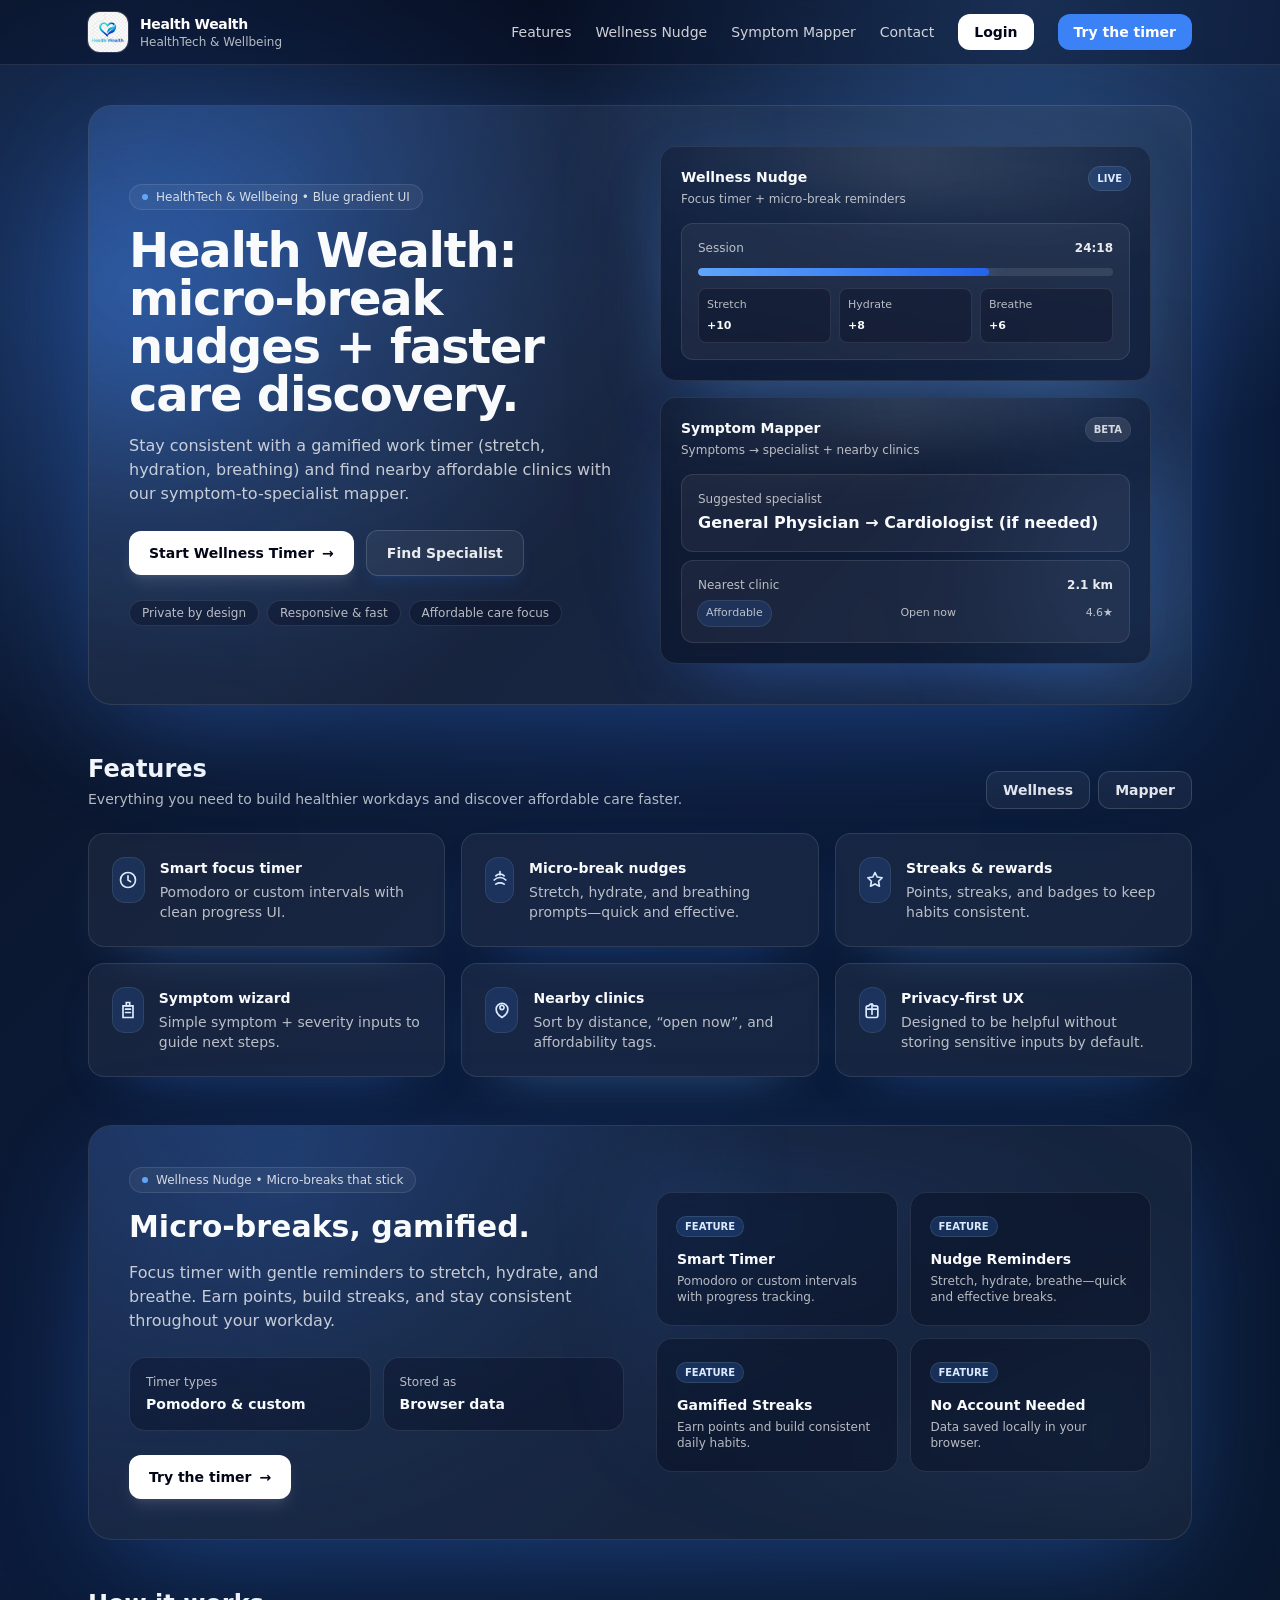
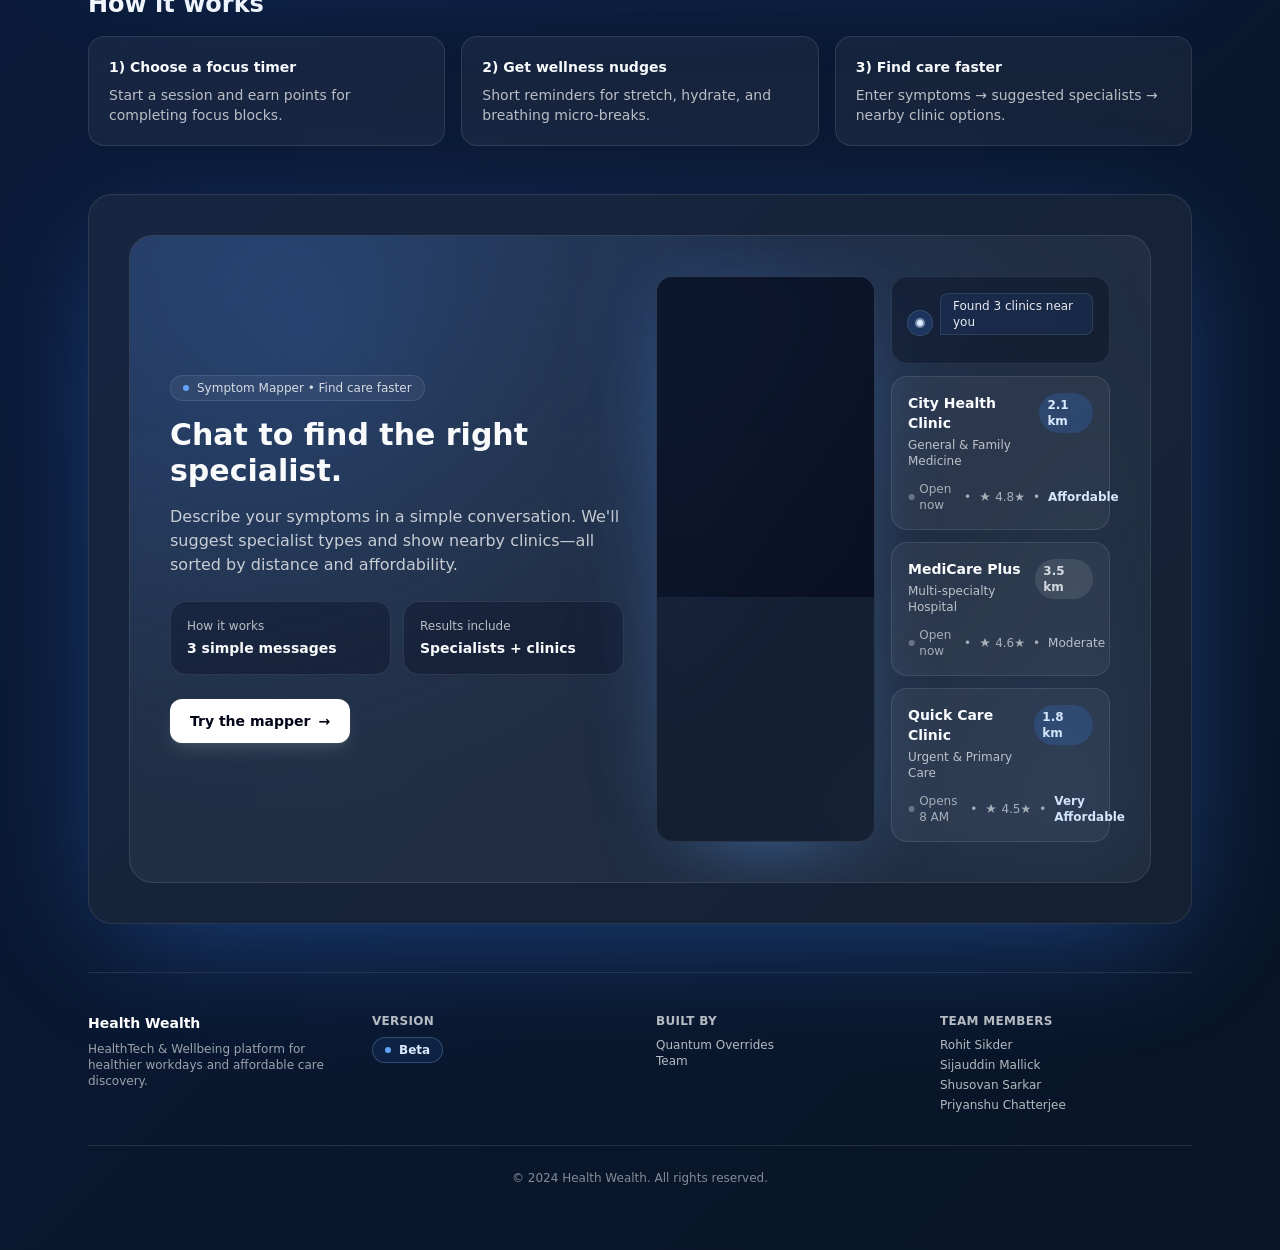
<file: index.html>
<!DOCTYPE html>
<html lang="en">
<head>
    <meta charset="UTF-8">
    <meta name="viewport" content="width=device-width, initial-scale=1.0">
    <title>HealthTech & Wellbeing</title>
    <link rel="stylesheet" href="./src/output.css">
</head>
<body class="bg-brand-gradient min-h-dvh">
  <header class="sticky top-0 z-50">
    <nav class="animate-nav-fade-down border-b border-white/10 bg-slate-950/40 backdrop-blur supports-[backdrop-filter]:bg-slate-950/30">
      <div class="mx-auto flex max-w-6xl items-center justify-between px-4 py-3 sm:px-6">
        <a href="/index.html" class="group flex items-center gap-3">
          <span class="relative grid h-10 w-10 place-items-center overflow-hidden rounded-xl ring-1 ring-white/15">
            <img src="./assets/logo-health.jpeg" alt="Health Wealth logo" class="h-full w-full object-cover transition duration-300 group-hover:scale-105"/>
          </span>
          <span class="leading-tight">
            <span class="block text-sm font-semibold tracking-tight text-white">Health Wealth</span>
            <span class="block text-xs text-white/70">HealthTech &amp; Wellbeing</span>
          </span>
        </a>

        <div class="hidden items-center gap-6 md:flex">
          <a class="text-sm text-white/80 transition hover:text-white" href="#features">Features</a>
          <a class="text-sm text-white/80 transition hover:text-white" href="/wellness.html">Wellness Nudge</a>
          <a class="text-sm text-white/80 transition hover:text-white" href="/mapper.html">Symptom Mapper</a>
          <a class="text-sm text-white/80 transition hover:text-white" href="/contact.html">Contact</a>
          <button id="loginBtn" class="rounded-xl bg-white px-4 py-2 text-sm font-semibold text-slate-950 transition hover:bg-white/90 focus:outline-none focus-visible:ring-2 focus-visible:ring-white/60">
            Login
          </button>
          <a class="rounded-xl bg-brand-500 px-4 py-2 text-sm font-semibold text-white transition hover:bg-brand-400 focus:outline-none focus-visible:ring-2 focus-visible:ring-white/60" href="/wellness.html">
            Try the timer
          </a>
        </div>

        <button
          id="menuBtn"
          class="inline-flex items-center justify-center rounded-xl p-2 text-white/90 ring-1 ring-white/15 transition hover:bg-white/10 focus:outline-none focus-visible:ring-2 focus-visible:ring-white/60 md:hidden"
          type="button"
          aria-label="Open menu"
          aria-controls="mobileMenu"
          aria-expanded="false"
        >
          <svg id="iconHamburger" xmlns="http://www.w3.org/2000/svg" viewBox="0 0 24 24" fill="none" stroke="currentColor" stroke-width="2" stroke-linecap="round" stroke-linejoin="round" class="h-6 w-6">
            <path d="M4 6h16" />
            <path d="M4 12h16" />
            <path d="M4 18h16" />
          </svg>
          <svg id="iconClose" xmlns="http://www.w3.org/2000/svg" viewBox="0 0 24 24" fill="none" stroke="currentColor" stroke-width="2" stroke-linecap="round" stroke-linejoin="round" class="hidden h-6 w-6">
            <path d="M18 6 6 18" />
            <path d="M6 6l12 12" />
          </svg>
        </button>
      </div>

      <div id="mobileMenu" class="hidden md:hidden">
        <div class="animate-menu-pop mx-4 mb-4 rounded-2xl border border-white/10 bg-slate-950/60 p-3 backdrop-blur sm:mx-6">
          <a class="block rounded-xl px-3 py-2 text-sm text-white/80 transition hover:bg-white/10 hover:text-white" href="#features">Features</a>
          <a class="block rounded-xl px-3 py-2 text-sm text-white/80 transition hover:bg-white/10 hover:text-white" href="/wellness.html">Wellness Nudge</a>
          <a class="block rounded-xl px-3 py-2 text-sm text-white/80 transition hover:bg-white/10 hover:text-white" href="/mapper.html">Symptom Mapper</a>
          <a class="block rounded-xl px-3 py-2 text-sm text-white/80 transition hover:bg-white/10 hover:text-white" href="/contact.html">Contact</a>
          <a class="mt-2 block rounded-xl bg-white px-3 py-2 text-center text-sm font-semibold text-slate-950 transition hover:bg-white/90" href="/wellness.html">Try the timer</a>
        </div>
      </div>
    </nav>
  </header>

  <main class="mx-auto max-w-6xl px-4 pb-16 pt-10 sm:px-6">
    <section class="relative overflow-hidden rounded-3xl border border-white/10 bg-white/5 p-6 shadow-[0_30px_120px_-30px_rgba(59,130,246,0.45)] sm:p-10">
      <div class="pointer-events-none absolute inset-0 opacity-80 [mask-image:radial-gradient(520px_circle_at_18%_16%,black,transparent)]">
        <div class="h-full w-full bg-gradient-to-br from-brand-500/40 via-brand-400/10 to-transparent"></div>
      </div>
      <div class="pointer-events-none absolute -left-24 top-10 h-72 w-72 rounded-full bg-brand-500/20 blur-3xl"></div>
      <div class="pointer-events-none absolute -right-24 bottom-0 h-72 w-72 rounded-full bg-brand-400/15 blur-3xl"></div>

      <div class="relative grid items-center gap-10 lg:grid-cols-2">
        <div class="max-w-xl">
          <p class="animate-fade-up inline-flex items-center gap-2 rounded-full border border-white/10 bg-white/5 px-3 py-1 text-xs text-white/80">
            <span class="h-1.5 w-1.5 rounded-full bg-brand-400"></span>
            HealthTech &amp; Wellbeing • Blue gradient UI
          </p>
          <h1 class="animate-fade-up-2 mt-4 text-balance text-3xl font-semibold tracking-tight sm:text-5xl">
            Health Wealth: micro-break nudges + faster care discovery.
          </h1>
          <p class="animate-fade-up-3 mt-4 text-pretty text-sm text-white/75 sm:text-base">
            Stay consistent with a gamified work timer (stretch, hydration, breathing) and find nearby affordable clinics with our symptom-to-specialist mapper.
          </p>

          <div id="get-started" class="animate-fade-up-3 mt-6 flex flex-col gap-3 sm:flex-row sm:items-center">
            <a class="group inline-flex items-center justify-center gap-2 rounded-xl bg-white px-5 py-3 text-sm font-semibold text-slate-950 shadow-lg shadow-white/10 transition hover:-translate-y-0.5 hover:bg-white/90 focus:outline-none focus-visible:ring-2 focus-visible:ring-white/60" href="/wellness.html">
              Start Wellness Timer
              <span class="transition group-hover:translate-x-0.5">→</span>
            </a>
            <a class="inline-flex items-center justify-center rounded-xl border border-white/15 bg-white/5 px-5 py-3 text-sm font-semibold text-white/90 shadow-lg shadow-brand-500/10 transition hover:-translate-y-0.5 hover:bg-white/10 focus:outline-none focus-visible:ring-2 focus-visible:ring-white/60" href="/mapper.html">
              Find Specialist
            </a>
          </div>

          <div class="animate-fade-up-3 mt-6 flex flex-wrap gap-2 text-xs text-white/70">
            <span class="rounded-full border border-white/10 bg-slate-950/30 px-3 py-1">Private by design</span>
            <span class="rounded-full border border-white/10 bg-slate-950/30 px-3 py-1">Responsive &amp; fast</span>
            <span class="rounded-full border border-white/10 bg-slate-950/30 px-3 py-1">Affordable care focus</span>
          </div>
        </div>

        <div class="relative">
          <div class="pointer-events-none absolute -inset-6 rounded-3xl bg-gradient-to-br from-brand-500/15 via-transparent to-brand-400/10 blur-2xl"></div>

          <div class="grid gap-4 sm:grid-cols-2 lg:grid-cols-1">
            <div class="animate-floaty relative overflow-hidden rounded-2xl border border-white/10 bg-slate-950/35 p-5 shadow-[0_25px_80px_-35px_rgba(96,165,250,0.6)] backdrop-blur">
              <div class="pointer-events-none absolute -inset-x-10 -top-10 h-24 rotate-6 bg-gradient-to-r from-transparent via-white/10 to-transparent blur-xl animate-shimmer"></div>
              <div class="flex items-start justify-between gap-3">
                <div>
                  <p class="text-sm font-semibold">Wellness Nudge</p>
                  <p class="mt-1 text-xs text-white/70">Focus timer + micro-break reminders</p>
                </div>
                <span class="rounded-full bg-brand-500/20 px-2 py-1 text-[10px] font-semibold text-brand-100 ring-1 ring-brand-300/25">LIVE</span>
              </div>
              <div class="mt-4 rounded-xl border border-white/10 bg-white/5 p-4">
                <div class="flex items-center justify-between text-xs text-white/70">
                  <span>Session</span>
                  <span class="font-semibold text-white/90">24:18</span>
                </div>
                <div class="mt-3 h-2 overflow-hidden rounded-full bg-white/10">
                  <div class="h-full w-[70%] rounded-full bg-gradient-to-r from-brand-400 to-brand-600 shadow-[0_0_18px_rgba(59,130,246,0.55)]"></div>
                </div>
                <div class="mt-3 grid grid-cols-3 gap-2 text-[11px]">
                  <div class="rounded-lg border border-white/10 bg-slate-950/30 px-2 py-2">
                    <p class="text-white/70">Stretch</p>
                    <p class="mt-1 font-semibold">+10</p>
                  </div>
                  <div class="rounded-lg border border-white/10 bg-slate-950/30 px-2 py-2">
                    <p class="text-white/70">Hydrate</p>
                    <p class="mt-1 font-semibold">+8</p>
                  </div>
                  <div class="rounded-lg border border-white/10 bg-slate-950/30 px-2 py-2">
                    <p class="text-white/70">Breathe</p>
                    <p class="mt-1 font-semibold">+6</p>
                  </div>
                </div>
              </div>
            </div>

            <div class="animate-floaty-2 relative overflow-hidden rounded-2xl border border-white/10 bg-slate-950/35 p-5 shadow-[0_25px_80px_-35px_rgba(59,130,246,0.55)] backdrop-blur sm:translate-y-6 lg:translate-y-0">
              <div class="pointer-events-none absolute -inset-x-10 -top-10 h-24 -rotate-6 bg-gradient-to-r from-transparent via-white/10 to-transparent blur-xl animate-shimmer"></div>
              <div class="flex items-start justify-between gap-3">
                <div>
                  <p class="text-sm font-semibold">Symptom Mapper</p>
                  <p class="mt-1 text-xs text-white/70">Symptoms → specialist + nearby clinics</p>
                </div>
                <span class="rounded-full bg-white/10 px-2 py-1 text-[10px] font-semibold text-white/80 ring-1 ring-white/15">BETA</span>
              </div>

              <div class="mt-4 space-y-2">
                <div class="rounded-xl border border-white/10 bg-white/5 p-4">
                  <p class="text-xs text-white/70">Suggested specialist</p>
                  <p class="mt-1 font-semibold">General Physician → Cardiologist (if needed)</p>
                </div>
                <div class="rounded-xl border border-white/10 bg-white/5 p-4">
                  <div class="flex items-center justify-between">
                    <p class="text-xs text-white/70">Nearest clinic</p>
                    <p class="text-xs font-semibold text-white/90">2.1 km</p>
                  </div>
                  <div class="mt-2 flex items-center justify-between text-[11px] text-white/70">
                    <span class="rounded-full bg-brand-500/15 px-2 py-1 ring-1 ring-brand-300/20">Affordable</span>
                    <span>Open now</span>
                    <span>4.6★</span>
                  </div>
                </div>
              </div>
            </div>
          </div>
        </div>
      </div>
    </section>

    <section id="features" class="mt-12 scroll-mt-28">
      <div class="flex flex-col gap-2 sm:flex-row sm:items-end sm:justify-between">
        <div>
          <h2 class="text-2xl font-semibold">Features</h2>
          <p class="mt-1 max-w-2xl text-sm text-white/70">
            Everything you need to build healthier workdays and discover affordable care faster.
          </p>
        </div>
        <div class="flex gap-2">
          <a class="inline-flex items-center justify-center rounded-xl border border-white/15 bg-white/5 px-4 py-2 text-sm font-semibold text-white/90 transition hover:bg-white/10" href="/wellness.html">Wellness</a>
          <a class="inline-flex items-center justify-center rounded-xl border border-white/15 bg-white/5 px-4 py-2 text-sm font-semibold text-white/90 transition hover:bg-white/10" href="/mapper.html">Mapper</a>
        </div>
      </div>

      <div class="mt-6 grid gap-4 sm:grid-cols-2 lg:grid-cols-3">
        <div class="group rounded-2xl border border-white/10 bg-white/5 p-6 shadow-[0_18px_60px_-40px_rgba(96,165,250,0.9)] transition hover:-translate-y-1 hover:bg-white/10">
          <div class="flex items-start gap-4">
            <span class="grid h-11 w-11 place-items-center rounded-xl bg-brand-500/15 ring-1 ring-brand-300/20 transition group-hover:bg-brand-500/20">
              <svg class="h-5 w-5 text-brand-100" viewBox="0 0 24 24" fill="none" aria-hidden="true">
                <path d="M12 7v5l3 2" stroke="currentColor" stroke-width="2" stroke-linecap="round" stroke-linejoin="round"/>
                <path d="M21 12a9 9 0 1 1-18 0 9 9 0 0 1 18 0Z" stroke="currentColor" stroke-width="2"/>
              </svg>
            </span>
            <div>
              <p class="text-sm font-semibold">Smart focus timer</p>
              <p class="mt-1 text-sm text-white/70">Pomodoro or custom intervals with clean progress UI.</p>
            </div>
          </div>
        </div>

        <div class="group rounded-2xl border border-white/10 bg-white/5 p-6 shadow-[0_18px_60px_-40px_rgba(59,130,246,0.85)] transition hover:-translate-y-1 hover:bg-white/10">
          <div class="flex items-start gap-4">
            <span class="grid h-11 w-11 place-items-center rounded-xl bg-brand-500/15 ring-1 ring-brand-300/20 transition group-hover:bg-brand-500/20">
              <svg class="h-5 w-5 text-brand-100" viewBox="0 0 24 24" fill="none" aria-hidden="true">
                <path d="M12 2v4" stroke="currentColor" stroke-width="2" stroke-linecap="round"/>
                <path d="M7 7c1.5-1.5 3.5-2 5-2s3.5.5 5 2" stroke="currentColor" stroke-width="2" stroke-linecap="round"/>
                <path d="M5 12c2-2 4.5-3 7-3s5 .9 7 3" stroke="currentColor" stroke-width="2" stroke-linecap="round"/>
                <path d="M7 17c1.5-1 3.2-1.5 5-1.5S15.5 16 17 17" stroke="currentColor" stroke-width="2" stroke-linecap="round"/>
              </svg>
            </span>
            <div>
              <p class="text-sm font-semibold">Micro-break nudges</p>
              <p class="mt-1 text-sm text-white/70">Stretch, hydrate, and breathing prompts—quick and effective.</p>
            </div>
          </div>
        </div>

        <div class="group rounded-2xl border border-white/10 bg-white/5 p-6 shadow-[0_18px_60px_-40px_rgba(96,165,250,0.9)] transition hover:-translate-y-1 hover:bg-white/10">
          <div class="flex items-start gap-4">
            <span class="grid h-11 w-11 place-items-center rounded-xl bg-brand-500/15 ring-1 ring-brand-300/20 transition group-hover:bg-brand-500/20">
              <svg class="h-5 w-5 text-brand-100" viewBox="0 0 24 24" fill="none" aria-hidden="true">
                <path d="M12 3l2.6 5.4 6 .9-4.3 4.2 1 6-5.3-2.8-5.3 2.8 1-6L3.4 9.3l6-.9L12 3Z" stroke="currentColor" stroke-width="2" stroke-linejoin="round"/>
              </svg>
            </span>
            <div>
              <p class="text-sm font-semibold">Streaks & rewards</p>
              <p class="mt-1 text-sm text-white/70">Points, streaks, and badges to keep habits consistent.</p>
            </div>
          </div>
        </div>

        <div class="group rounded-2xl border border-white/10 bg-white/5 p-6 shadow-[0_18px_60px_-40px_rgba(59,130,246,0.85)] transition hover:-translate-y-1 hover:bg-white/10">
          <div class="flex items-start gap-4">
            <span class="grid h-11 w-11 place-items-center rounded-xl bg-brand-500/15 ring-1 ring-brand-300/20 transition group-hover:bg-brand-500/20">
              <svg class="h-5 w-5 text-brand-100" viewBox="0 0 24 24" fill="none" aria-hidden="true">
                <path d="M10 3h4v4h-4V3Z" stroke="currentColor" stroke-width="2"/>
                <path d="M6 7h12v14H6V7Z" stroke="currentColor" stroke-width="2"/>
                <path d="M9 11h6M9 15h6" stroke="currentColor" stroke-width="2" stroke-linecap="round"/>
              </svg>
            </span>
            <div>
              <p class="text-sm font-semibold">Symptom wizard</p>
              <p class="mt-1 text-sm text-white/70">Simple symptom + severity inputs to guide next steps.</p>
            </div>
          </div>
        </div>

        <div class="group rounded-2xl border border-white/10 bg-white/5 p-6 shadow-[0_18px_60px_-40px_rgba(96,165,250,0.9)] transition hover:-translate-y-1 hover:bg-white/10">
          <div class="flex items-start gap-4">
            <span class="grid h-11 w-11 place-items-center rounded-xl bg-brand-500/15 ring-1 ring-brand-300/20 transition group-hover:bg-brand-500/20">
              <svg class="h-5 w-5 text-brand-100" viewBox="0 0 24 24" fill="none" aria-hidden="true">
                <path d="M12 21s7-4.5 7-10a7 7 0 0 0-14 0c0 5.5 7 10 7 10Z" stroke="currentColor" stroke-width="2" stroke-linejoin="round"/>
                <path d="M12 11.5a2.5 2.5 0 1 0 0-5 2.5 2.5 0 0 0 0 5Z" stroke="currentColor" stroke-width="2"/>
              </svg>
            </span>
            <div>
              <p class="text-sm font-semibold">Nearby clinics</p>
              <p class="mt-1 text-sm text-white/70">Sort by distance, “open now”, and affordability tags.</p>
            </div>
          </div>
        </div>

        <div class="group rounded-2xl border border-white/10 bg-white/5 p-6 shadow-[0_18px_60px_-40px_rgba(59,130,246,0.85)] transition hover:-translate-y-1 hover:bg-white/10">
          <div class="flex items-start gap-4">
            <span class="grid h-11 w-11 place-items-center rounded-xl bg-brand-500/15 ring-1 ring-brand-300/20 transition group-hover:bg-brand-500/20">
              <svg class="h-5 w-5 text-brand-100" viewBox="0 0 24 24" fill="none" aria-hidden="true">
                <path d="M6 11h12" stroke="currentColor" stroke-width="2" stroke-linecap="round"/>
                <path d="M12 5v12" stroke="currentColor" stroke-width="2" stroke-linecap="round"/>
                <path d="M7 21h10a2 2 0 0 0 2-2V9a2 2 0 0 0-2-2h-3l-2-2h-2l-2 2H7a2 2 0 0 0-2 2v10a2 2 0 0 0 2 2Z" stroke="currentColor" stroke-width="2" stroke-linejoin="round"/>
              </svg>
            </span>
            <div>
              <p class="text-sm font-semibold">Privacy-first UX</p>
              <p class="mt-1 text-sm text-white/70">Designed to be helpful without storing sensitive inputs by default.</p>
            </div>
          </div>
        </div>
      </div>
    </section>

    <section id="wellness" class="mt-12">
      <div class="relative overflow-hidden rounded-3xl border border-white/10 bg-white/5 p-6 shadow-[0_30px_120px_-30px_rgba(59,130,246,0.45)] sm:p-10">
        <div class="pointer-events-none absolute inset-0 opacity-80 [mask-image:radial-gradient(520px_circle_at_18%_16%,black,transparent)]">
          <div class="h-full w-full bg-gradient-to-br from-brand-500/40 via-brand-400/10 to-transparent"></div>
        </div>

        <div class="relative grid gap-8 lg:grid-cols-2 lg:items-center">
          <div class="max-w-xl">
            <p class="inline-flex items-center gap-2 rounded-full border border-white/10 bg-white/5 px-3 py-1 text-xs text-white/80">
              <span class="h-1.5 w-1.5 rounded-full bg-brand-400"></span>
              Wellness Nudge • Micro-breaks that stick
            </p>
            <h2 class="mt-4 text-2xl font-semibold sm:text-3xl">Micro-breaks, gamified.</h2>
            <p class="mt-4 text-sm text-white/75 sm:text-base">
              Focus timer with gentle reminders to stretch, hydrate, and breathe. Earn points, build streaks, and stay consistent throughout your workday.
            </p>

            <div class="mt-6 grid gap-3 sm:grid-cols-2">
              <div class="rounded-2xl border border-white/10 bg-slate-950/30 p-4">
                <p class="text-xs text-white/70">Timer types</p>
                <p class="mt-1 text-sm font-semibold">Pomodoro & custom</p>
              </div>
              <div class="rounded-2xl border border-white/10 bg-slate-950/30 p-4">
                <p class="text-xs text-white/70">Stored as</p>
                <p class="mt-1 text-sm font-semibold">Browser data</p>
              </div>
            </div>

            <a class="mt-6 inline-flex items-center justify-center gap-2 rounded-xl bg-white px-5 py-3 text-sm font-semibold text-slate-950 shadow-lg shadow-white/10 transition hover:-translate-y-0.5 hover:bg-white/90" href="/wellness.html">
              Try the timer
              <span class="transition group-hover:translate-x-0.5">→</span>
            </a>
          </div>

          <div class="relative">
            <div class="pointer-events-none absolute -inset-6 rounded-3xl bg-gradient-to-br from-brand-500/15 via-transparent to-brand-400/10 blur-2xl"></div>

            <div class="grid gap-3 sm:grid-cols-2">
              <div class="rounded-2xl border border-white/10 bg-slate-950/35 p-5 backdrop-blur">
                <span class="rounded-full bg-brand-500/20 px-2 py-1 text-[10px] font-semibold text-brand-100 ring-1 ring-brand-300/25">FEATURE</span>
                <p class="mt-3 text-sm font-semibold">Smart Timer</p>
                <p class="mt-1 text-xs text-white/70">Pomodoro or custom intervals with progress tracking.</p>
              </div>

              <div class="rounded-2xl border border-white/10 bg-slate-950/35 p-5 backdrop-blur">
                <span class="rounded-full bg-brand-500/20 px-2 py-1 text-[10px] font-semibold text-brand-100 ring-1 ring-brand-300/25">FEATURE</span>
                <p class="mt-3 text-sm font-semibold">Nudge Reminders</p>
                <p class="mt-1 text-xs text-white/70">Stretch, hydrate, breathe—quick and effective breaks.</p>
              </div>

              <div class="rounded-2xl border border-white/10 bg-slate-950/35 p-5 backdrop-blur">
                <span class="rounded-full bg-brand-500/20 px-2 py-1 text-[10px] font-semibold text-brand-100 ring-1 ring-brand-300/25">FEATURE</span>
                <p class="mt-3 text-sm font-semibold">Gamified Streaks</p>
                <p class="mt-1 text-xs text-white/70">Earn points and build consistent daily habits.</p>
              </div>

              <div class="rounded-2xl border border-white/10 bg-slate-950/35 p-5 backdrop-blur">
                <span class="rounded-full bg-brand-500/20 px-2 py-1 text-[10px] font-semibold text-brand-100 ring-1 ring-brand-300/25">FEATURE</span>
                <p class="mt-3 text-sm font-semibold">No Account Needed</p>
                <p class="mt-1 text-xs text-white/70">Data saved locally in your browser.</p>
              </div>
            </div>
          </div>
        </div>
      </div>
    </section>

    <section id="how" class="mt-12">
      <h2 class="text-2xl font-semibold">How it works</h2>
      <div class="mt-4 grid gap-4 sm:grid-cols-3">
        <div class="rounded-2xl border border-white/10 bg-white/5 p-5">
          <p class="text-sm font-semibold">1) Choose a focus timer</p>
          <p class="mt-2 text-sm text-white/70">Start a session and earn points for completing focus blocks.</p>
        </div>
        <div class="rounded-2xl border border-white/10 bg-white/5 p-5">
          <p class="text-sm font-semibold">2) Get wellness nudges</p>
          <p class="mt-2 text-sm text-white/70">Short reminders for stretch, hydrate, and breathing micro-breaks.</p>
        </div>
        <div class="rounded-2xl border border-white/10 bg-white/5 p-5">
          <p class="text-sm font-semibold">3) Find care faster</p>
          <p class="mt-2 text-sm text-white/70">Enter symptoms → suggested specialists → nearby clinic options.</p>
        </div>
      </div>
    </section>

    <section id="mapper" class="mt-12 rounded-3xl border border-white/10 bg-white/5 p-6 shadow-[0_30px_120px_-30px_rgba(59,130,246,0.45)] sm:p-10">
      <div class="relative overflow-hidden rounded-3xl border border-white/10 bg-white/5 p-6 sm:p-10">
        <div class="pointer-events-none absolute inset-0 opacity-80 [mask-image:radial-gradient(520px_circle_at_18%_16%,black,transparent)]">
          <div class="h-full w-full bg-gradient-to-br from-brand-500/40 via-brand-400/10 to-transparent"></div>
        </div>

        <div class="relative grid gap-8 lg:grid-cols-2 lg:items-center">
          <div class="max-w-xl">
            <p class="inline-flex items-center gap-2 rounded-full border border-white/10 bg-white/5 px-3 py-1 text-xs text-white/80">
              <span class="h-1.5 w-1.5 rounded-full bg-brand-400"></span>
              Symptom Mapper • Find care faster
            </p>
            <h2 class="mt-4 text-2xl font-semibold sm:text-3xl">Chat to find the right specialist.</h2>
            <p class="mt-4 text-sm text-white/75 sm:text-base">
              Describe your symptoms in a simple conversation. We'll suggest specialist types and show nearby clinics—all sorted by distance and affordability.
            </p>

            <div class="mt-6 grid gap-3 sm:grid-cols-2">
              <div class="rounded-2xl border border-white/10 bg-slate-950/30 p-4">
                <p class="text-xs text-white/70">How it works</p>
                <p class="mt-1 text-sm font-semibold">3 simple messages</p>
              </div>
              <div class="rounded-2xl border border-white/10 bg-slate-950/30 p-4">
                <p class="text-xs text-white/70">Results include</p>
                <p class="mt-1 text-sm font-semibold">Specialists + clinics</p>
              </div>
            </div>

            <a class="mt-6 inline-flex items-center justify-center gap-2 rounded-xl bg-white px-5 py-3 text-sm font-semibold text-slate-950 shadow-lg shadow-white/10 transition hover:-translate-y-0.5 hover:bg-white/90" href="/mapper.html">
              Try the mapper
              <span>→</span>
            </a>
          </div>

          <div class="relative">
            <div class="pointer-events-none absolute -inset-6 rounded-3xl bg-gradient-to-br from-brand-500/15 via-transparent to-brand-400/10 blur-2xl"></div>

            <div class="grid gap-4 lg:grid-cols-2">
              <div class="rounded-2xl border border-white/10 bg-slate-950/35 overflow-hidden backdrop-blur shadow-[0_25px_90px_-40px_rgba(96,165,250,0.65)]">
                <div class="relative w-full h-80 bg-slate-950/50">
                  <iframe 
                    src="https://www.openstreetmap.org/export/embed.html?bbox=72.1234%2C28.5244%2C72.1434%2C28.5444&layer=mapnik" 
                    class="w-full h-full border-0" 
                    allowfullscreen="" 
                    loading="lazy" 
                    referrerpolicy="no-referrer-when-downgrade"
                  ></iframe>
                  <div class="absolute inset-0 pointer-events-none bg-gradient-to-br from-transparent via-transparent to-slate-950/20"></div>
                </div>
              </div>

              <div class="space-y-3">
                <div class="rounded-2xl border border-white/10 bg-slate-950/35 p-4 backdrop-blur">
                  <div class="flex items-end gap-2 mb-3">
                    <div class="flex h-6 w-6 flex-shrink-0 items-center justify-center rounded-full bg-brand-500/20 ring-1 ring-brand-300/25">
                      <svg class="h-3 w-3 text-brand-100" viewBox="0 0 24 24" fill="currentColor">
                        <circle cx="12" cy="12" r="10" opacity="0.5" />
                        <circle cx="12" cy="12" r="6" />
                      </svg>
                    </div>
                    <div class="rounded-lg rounded-bl-none border border-white/10 bg-brand-500/10 px-3 py-1">
                      <p class="text-xs text-white/90">Found 3 clinics near you</p>
                    </div>
                  </div>
                </div>

                <div class="rounded-2xl border border-white/10 bg-white/5 p-4 hover:bg-white/10 transition">
                  <div class="flex items-start justify-between mb-2">
                    <div>
                      <p class="text-sm font-semibold text-white">City Health Clinic</p>
                      <p class="text-xs text-white/70 mt-1">General & Family Medicine</p>
                    </div>
                    <span class="text-xs font-semibold text-brand-100 bg-brand-500/20 px-2 py-1 rounded-full">2.1 km</span>
                  </div>
                  <div class="flex items-center gap-2 text-xs text-white/60 mt-3">
                    <span class="flex items-center gap-1">
                      <svg class="h-3 w-3" viewBox="0 0 24 24" fill="currentColor"><circle cx="12" cy="12" r="10" opacity="0.5"></circle></svg>
                      Open now
                    </span>
                    <span>•</span>
                    <span class="flex items-center gap-1">
                      <svg class="h-3 w-3" viewBox="0 0 24 24" fill="currentColor"><path d="M12 2l3 7h7l-6 4 2 7-6-5-6 5 2-7-6-4h7l3-7z"></path></svg>
                      4.8★
                    </span>
                    <span>•</span>
                    <span class="text-brand-100 font-semibold">Affordable</span>
                  </div>
                </div>

                <div class="rounded-2xl border border-white/10 bg-white/5 p-4 hover:bg-white/10 transition">
                  <div class="flex items-start justify-between mb-2">
                    <div>
                      <p class="text-sm font-semibold text-white">MediCare Plus</p>
                      <p class="text-xs text-white/70 mt-1">Multi-specialty Hospital</p>
                    </div>
                    <span class="text-xs font-semibold text-white/80 bg-white/10 px-2 py-1 rounded-full">3.5 km</span>
                  </div>
                  <div class="flex items-center gap-2 text-xs text-white/60 mt-3">
                    <span class="flex items-center gap-1">
                      <svg class="h-3 w-3" viewBox="0 0 24 24" fill="currentColor"><circle cx="12" cy="12" r="10" opacity="0.5"></circle></svg>
                      Open now
                    </span>
                    <span>•</span>
                    <span class="flex items-center gap-1">
                      <svg class="h-3 w-3" viewBox="0 0 24 24" fill="currentColor"><path d="M12 2l3 7h7l-6 4 2 7-6-5-6 5 2-7-6-4h7l3-7z"></path></svg>
                      4.6★
                    </span>
                    <span>•</span>
                    <span class="text-white/70">Moderate</span>
                  </div>
                </div>

                <div class="rounded-2xl border border-white/10 bg-white/5 p-4 hover:bg-white/10 transition">
                  <div class="flex items-start justify-between mb-2">
                    <div>
                      <p class="text-sm font-semibold text-white">Quick Care Clinic</p>
                      <p class="text-xs text-white/70 mt-1">Urgent & Primary Care</p>
                    </div>
                    <span class="text-xs font-semibold text-brand-100 bg-brand-500/20 px-2 py-1 rounded-full">1.8 km</span>
                  </div>
                  <div class="flex items-center gap-2 text-xs text-white/60 mt-3">
                    <span class="flex items-center gap-1">
                      <svg class="h-3 w-3" viewBox="0 0 24 24" fill="currentColor"><circle cx="12" cy="12" r="10" opacity="0.5"></circle></svg>
                      Opens 8 AM
                    </span>
                    <span>•</span>
                    <span class="flex items-center gap-1">
                      <svg class="h-3 w-3" viewBox="0 0 24 24" fill="currentColor"><path d="M12 2l3 7h7l-6 4 2 7-6-5-6 5 2-7-6-4h7l3-7z"></path></svg>
                      4.5★
                    </span>
                    <span>•</span>
                    <span class="text-brand-100 font-semibold">Very Affordable</span>
                  </div>
                </div>
              </div>
            </div>
          </div>
        </div>
      </div>
    </section>

    <footer class="mt-12 border-t border-white/10 pt-10">
      <div class="grid gap-8 sm:grid-cols-2 lg:grid-cols-4">
        <div>
          <p class="text-sm font-semibold text-white">Health Wealth</p>
          <p class="mt-2 text-xs text-white/60">HealthTech & Wellbeing platform for healthier workdays and affordable care discovery.</p>
        </div>
        <div>
          <p class="text-xs font-semibold uppercase tracking-wide text-white/70">Version</p>
          <p class="mt-2 inline-flex items-center gap-2 rounded-full border border-brand-300/25 bg-brand-500/10 px-3 py-1 text-xs font-semibold text-brand-100">
            <span class="h-1.5 w-1.5 rounded-full bg-brand-400"></span>
            Beta
          </p>
        </div>
        <div>
          <p class="text-xs font-semibold uppercase tracking-wide text-white/70">Built by</p>
          <p class="mt-2 text-xs text-white/70">
            <span class="block">Quantum Overrides</span>
            <span class="block">Team</span>
          </p>
        </div>
        <div>
          <p class="text-xs font-semibold uppercase tracking-wide text-white/70">Team Members</p>
          <ul class="mt-2 space-y-1 text-xs text-white/70">
            <li>Rohit Sikder</li>
            <li>Sijauddin Mallick</li>
            <li>Shusovan Sarkar</li>
            <li>Priyanshu Chatterjee</li>
          </ul>
        </div>
      </div>
      <div class="mt-8 border-t border-white/10 pt-6 text-center text-xs text-white/50">
        <p>&copy; 2024 Health Wealth. All rights reserved.</p>
      </div>
    </footer>

    <div id="authModal" class="fixed inset-0 z-40 hidden bg-black/50 backdrop-blur-sm animate-fade-up">
      <div class="fixed inset-0 flex items-center justify-center p-4">
        <div class="relative w-full max-w-md rounded-3xl border border-white/10 bg-slate-950/95 p-6 shadow-2xl animate-scale-up sm:p-8">
          <button id="closeAuthModal" class="absolute right-4 top-4 p-2 text-white/60 hover:text-white transition">
            <svg class="h-6 w-6" viewBox="0 0 24 24" fill="none" stroke="currentColor" stroke-width="2">
              <path d="M18 6 6 18" />
              <path d="M6 6l12 12" />
            </svg>
          </button>
          <div id="loginForm" class="space-y-4">
            <h2 class="text-2xl font-semibold text-white">Welcome back</h2>
            <p class="text-sm text-white/60">Sign in to your Health Wealth account</p>

            <div class="space-y-3">
              <label class="block">
                <span class="text-xs font-semibold text-white/70 uppercase">Email</span>
                <input id="loginEmail" type="email" class="mt-1 w-full rounded-xl border border-white/10 bg-white/5 px-4 py-3 text-sm text-white/90 outline-none transition focus:border-brand-400/50 focus:bg-white/10" placeholder="you@example.com" required />
              </label>

              <label class="block">
                <span class="text-xs font-semibold text-white/70 uppercase">Password</span>
                <input id="loginPassword" type="password" class="mt-1 w-full rounded-xl border border-white/10 bg-white/5 px-4 py-3 text-sm text-white/90 outline-none transition focus:border-brand-400/50 focus:bg-white/10" placeholder="••••••••" required />
              </label>

              <div id="loginError" class="hidden rounded-xl bg-red-500/10 border border-red-500/30 px-4 py-2 text-xs text-red-200"></div>

              <button id="loginSubmitBtn" class="w-full rounded-xl bg-brand-500 py-3 text-sm font-semibold text-white transition hover:bg-brand-400 active:scale-95">
                Sign in
              </button>

              <div class="text-center text-sm text-white/60">
                Don't have an account? <button id="switchToRegister" type="button" class="text-brand-200 hover:text-brand-100 font-semibold">Create one</button>
              </div>
            </div>
          </div>
          <div id="registerForm" class="hidden space-y-4">
            <h2 class="text-2xl font-semibold text-white">Get started</h2>
            <p class="text-sm text-white/60">Create your Health Wealth account</p>

            <div class="space-y-3">
              <label class="block">
                <span class="text-xs font-semibold text-white/70 uppercase">Full Name</span>
                <input id="regName" type="text" class="mt-1 w-full rounded-xl border border-white/10 bg-white/5 px-4 py-3 text-sm text-white/90 outline-none transition focus:border-brand-400/50 focus:bg-white/10" placeholder="John Doe" required />
              </label>

              <label class="block">
                <span class="text-xs font-semibold text-white/70 uppercase">Email</span>
                <input id="regEmail" type="email" class="mt-1 w-full rounded-xl border border-white/10 bg-white/5 px-4 py-3 text-sm text-white/90 outline-none transition focus:border-brand-400/50 focus:bg-white/10" placeholder="you@example.com" required />
              </label>

              <label class="block">
                <span class="text-xs font-semibold text-white/70 uppercase">Phone (optional)</span>
                <input id="regPhone" type="tel" class="mt-1 w-full rounded-xl border border-white/10 bg-white/5 px-4 py-3 text-sm text-white/90 outline-none transition focus:border-brand-400/50 focus:bg-white/10" placeholder="+91-98765-43210" />
              </label>

              <label class="block">
                <span class="text-xs font-semibold text-white/70 uppercase">Password</span>
                <input id="regPassword" type="password" class="mt-1 w-full rounded-xl border border-white/10 bg-white/5 px-4 py-3 text-sm text-white/90 outline-none transition focus:border-brand-400/50 focus:bg-white/10" placeholder="••••••••" required />
              </label>

              <div id="regError" class="hidden rounded-xl bg-red-500/10 border border-red-500/30 px-4 py-2 text-xs text-red-200"></div>

              <button id="regSubmitBtn" class="w-full rounded-xl bg-brand-500 py-3 text-sm font-semibold text-white transition hover:bg-brand-400 active:scale-95">
                Create account
              </button>

              <div class="text-center text-sm text-white/60">
                Already have an account? <button id="switchToLogin" type="button" class="text-brand-200 hover:text-brand-100 font-semibold">Sign in</button>
              </div>
            </div>
          </div>
        </div>
      </div>
    </div>

  </main>

  <script>
    const btn = document.getElementById("menuBtn");
    const menu = document.getElementById("mobileMenu");
    const iconHamburger = document.getElementById("iconHamburger");
    const iconClose = document.getElementById("iconClose");

    function setOpen(isOpen) {
      btn.setAttribute("aria-expanded", String(isOpen));
      menu.classList.toggle("hidden", !isOpen);
      iconHamburger.classList.toggle("hidden", isOpen);
      iconClose.classList.toggle("hidden", !isOpen);
    }

    btn?.addEventListener("click", () => {
      const isOpen = btn.getAttribute("aria-expanded") === "true";
      setOpen(!isOpen);
    });

    menu?.addEventListener("click", (e) => {
      const a = e.target.closest("a");
      if (a) setOpen(false);
    });

    window.addEventListener("keydown", (e) => {
      if (e.key === "Escape") setOpen(false);
    });

    const authModal = document.getElementById("authModal");
    const loginBtn = document.getElementById("loginBtn");
    const closeAuthModal = document.getElementById("closeAuthModal");
    const loginForm = document.getElementById("loginForm");
    const registerForm = document.getElementById("registerForm");
    const switchToRegister = document.getElementById("switchToRegister");
    const switchToLogin = document.getElementById("switchToLogin");

    loginBtn?.addEventListener("click", () => {
      authModal.classList.remove("hidden");
    });

    closeAuthModal?.addEventListener("click", () => {
      authModal.classList.add("hidden");
    });

    authModal?.addEventListener("click", (e) => {
      if (e.target === authModal) authModal.classList.add("hidden");
    });

    switchToRegister?.addEventListener("click", () => {
      loginForm.classList.add("hidden");
      registerForm.classList.remove("hidden");
    });

    switchToLogin?.addEventListener("click", () => {
      registerForm.classList.add("hidden");
      loginForm.classList.remove("hidden");
    });

    let currentToken = localStorage.getItem("healthWealth_token");

    async function loginUser() {
      const email = document.getElementById("loginEmail").value;
      const password = document.getElementById("loginPassword").value;
      const error = document.getElementById("loginError");

      error.classList.add("hidden");

      try {
        const response = await fetch("/api/auth/login", {
          method: "POST",
          headers: { "Content-Type": "application/json" },
          body: JSON.stringify({ email, password })
        });

        const data = await response.json();

        if (!response.ok) {
          error.textContent = data.error || "Login failed";
          error.classList.remove("hidden");
          return;
        }

        currentToken = data.token;
        localStorage.setItem("healthWealth_token", data.token);
        localStorage.setItem("healthWealth_user", JSON.stringify(data.user));

        authModal.classList.add("hidden");
        loadDynamicClinics();
        showNotification(`Welcome back, ${data.user.name}!`);
      } catch (err) {
        error.textContent = "Network error. Try again.";
        error.classList.remove("hidden");
      }
    }

    async function registerUser() {
      const name = document.getElementById("regName").value;
      const email = document.getElementById("regEmail").value;
      const password = document.getElementById("regPassword").value;
      const phone = document.getElementById("regPhone").value || "";
      const error = document.getElementById("regError");

      error.classList.add("hidden");

      if (!name || !email || !password) {
        error.textContent = "Please fill in all required fields";
        error.classList.remove("hidden");
        return;
      }

      try {
        const response = await fetch("/api/auth/register", {
          method: "POST",
          headers: { "Content-Type": "application/json" },
          body: JSON.stringify({ name, email, password, phone })
        });

        const data = await response.json();

        if (!response.ok) {
          error.textContent = data.error || "Registration failed";
          error.classList.remove("hidden");
          return;
        }

        currentToken = data.token;
        localStorage.setItem("healthWealth_token", data.token);
        localStorage.setItem("healthWealth_user", JSON.stringify(data.user));

        authModal.classList.add("hidden");
        showNotification(`Welcome, ${data.user.name}! Account created.`);
      } catch (err) {
        error.textContent = "Network error. Try again.";
        error.classList.remove("hidden");
      }
    }

    document.getElementById("loginSubmitBtn")?.addEventListener("click", loginUser);
    document.getElementById("regSubmitBtn")?.addEventListener("click", registerUser);

    document.getElementById("loginPassword")?.addEventListener("keypress", (e) => {
      if (e.key === "Enter") loginUser();
    });

    document.getElementById("regPassword")?.addEventListener("keypress", (e) => {
      if (e.key === "Enter") registerUser();
    });

    async function loadDynamicClinics() {
      if (navigator.geolocation) {
        navigator.geolocation.getCurrentPosition(async (position) => {
          const { latitude, longitude } = position.coords;

          try {
            const response = await fetch(
              `/api/clinics/near?lat=${latitude}&lng=${longitude}`
            );
            const data = await response.json();

            const mapContainer = document.querySelector('iframe');
            if (mapContainer) {
              const bbox = `${longitude - 0.1},${latitude - 0.1},${longitude + 0.1},${latitude + 0.1}`;
              mapContainer.src = `https://www.openstreetmap.org/export/embed.html?bbox=${bbox}&layer=mapnik`;
            }

            console.log("Nearby clinics:", data.clinics);
          } catch (err) {
            console.error("Error loading clinics:", err);
          }
        });
      }
    }

    loadDynamicClinics();

    function showNotification(message, duration = 3000) {
      const notification = document.createElement("div");
      notification.className = `fixed top-4 right-4 z-50 rounded-xl bg-brand-500 text-white px-4 py-3 animate-slide-in-right shadow-lg max-w-xs`;
      notification.textContent = message;

      document.body.appendChild(notification);

      setTimeout(() => {
        notification.remove();
      }, duration);
    }

    document.querySelectorAll('a[href^="#"]').forEach(anchor => {
      anchor.addEventListener('click', function (e) {
        e.preventDefault();
        const target = document.querySelector(this.getAttribute('href'));
        target?.scrollIntoView({ behavior: 'smooth' });
      });
    });
  </script>

  <style>
    @keyframes fadeUp {
      from { opacity: 0; transform: translateY(20px); }
      to { opacity: 1; transform: translateY(0); }
    }

    @keyframes scaleUp {
      from { opacity: 0; transform: scale(0.95); }
      to { opacity: 1; transform: scale(1); }
    }

    @keyframes slideInRight {
      from { opacity: 0; transform: translateX(20px); }
      to { opacity: 1; transform: translateX(0); }
    }

    .animate-fade-up {
      animation: fadeUp 0.3s ease-out;
    }

    .animate-scale-up {
      animation: scaleUp 0.3s ease-out;
    }

    .animate-slide-in-right {
      animation: slideInRight 0.3s ease-out;
    }
  </style>
</body>
</html>
</file>
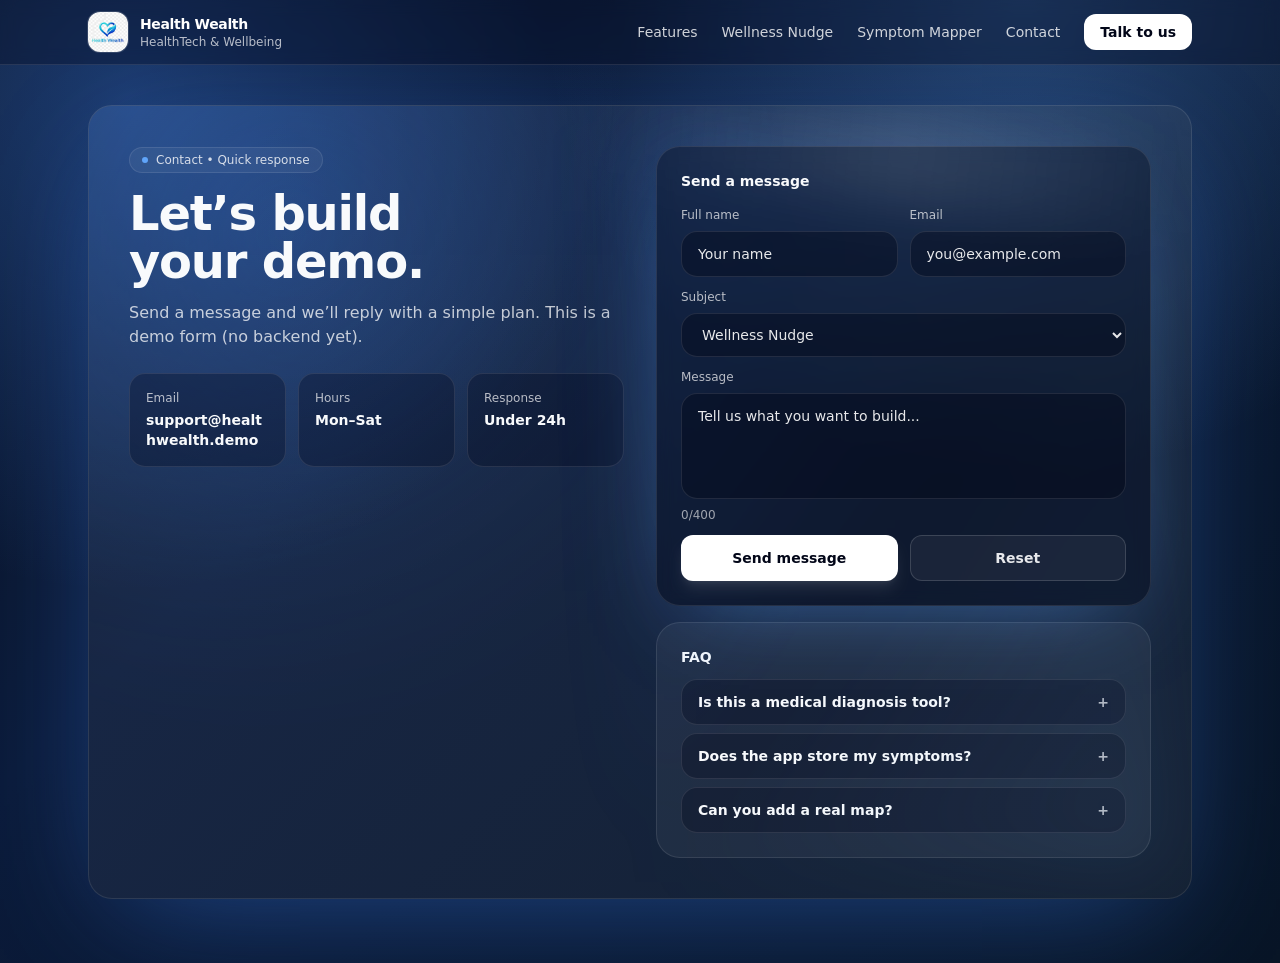
<file: contact.html>
<!DOCTYPE html>
<html lang="en">
<head>
  <meta charset="UTF-8" />
  <meta name="viewport" content="width=device-width, initial-scale=1.0" />
  <title>Contact • Health Wealth</title>
  <link rel="stylesheet" href="./src/output.css" />
</head>
<body class="bg-brand-gradient min-h-dvh">
  <header class="sticky top-0 z-50">
    <nav class="animate-nav-fade-down border-b border-white/10 bg-slate-950/40 backdrop-blur supports-[backdrop-filter]:bg-slate-950/30">
      <div class="mx-auto flex max-w-6xl items-center justify-between px-4 py-3 sm:px-6">
        <a href="/index.html" class="group flex items-center gap-3">
          <span class="relative grid h-10 w-10 place-items-center overflow-hidden rounded-xl ring-1 ring-white/15">
            <img src="./assets/logo-health.jpeg" alt="Health Wealth logo" class="h-full w-full object-cover transition duration-300 group-hover:scale-105" />
          </span>
          <span class="leading-tight">
            <span class="block text-sm font-semibold tracking-tight text-white">Health Wealth</span>
            <span class="block text-xs text-white/70">HealthTech &amp; Wellbeing</span>
          </span>
        </a>

        <div class="hidden items-center gap-6 md:flex">
          <a class="text-sm text-white/80 transition hover:text-white" href="/index.html#features">Features</a>
          <a class="text-sm text-white/80 transition hover:text-white" href="/wellness.html">Wellness Nudge</a>
          <a class="text-sm text-white/80 transition hover:text-white" href="/mapper.html">Symptom Mapper</a>
          <a class="text-sm text-white/80 transition hover:text-white" href="/contact.html">Contact</a>
          <a class="rounded-xl bg-white px-4 py-2 text-sm font-semibold text-slate-950 transition hover:bg-white/90 focus:outline-none focus-visible:ring-2 focus-visible:ring-white/60" href="/contact.html">
            Talk to us
          </a>
        </div>

        <button
          id="menuBtn"
          class="inline-flex items-center justify-center rounded-xl p-2 text-white/90 ring-1 ring-white/15 transition hover:bg-white/10 focus:outline-none focus-visible:ring-2 focus-visible:ring-white/60 md:hidden"
          type="button"
          aria-label="Open menu"
          aria-controls="mobileMenu"
          aria-expanded="false"
        >
          <svg id="iconHamburger" xmlns="http://www.w3.org/2000/svg" viewBox="0 0 24 24" fill="none" stroke="currentColor" stroke-width="2" stroke-linecap="round" stroke-linejoin="round" class="h-6 w-6">
            <path d="M4 6h16" />
            <path d="M4 12h16" />
            <path d="M4 18h16" />
          </svg>
          <svg id="iconClose" xmlns="http://www.w3.org/2000/svg" viewBox="0 0 24 24" fill="none" stroke="currentColor" stroke-width="2" stroke-linecap="round" stroke-linejoin="round" class="hidden h-6 w-6">
            <path d="M18 6 6 18" />
            <path d="M6 6l12 12" />
          </svg>
        </button>
      </div>

      <div id="mobileMenu" class="hidden md:hidden">
        <div class="animate-menu-pop mx-4 mb-4 rounded-2xl border border-white/10 bg-slate-950/60 p-3 backdrop-blur sm:mx-6">
          <a class="block rounded-xl px-3 py-2 text-sm text-white/80 transition hover:bg-white/10 hover:text-white" href="/index.html#features">Features</a>
          <a class="block rounded-xl px-3 py-2 text-sm text-white/80 transition hover:bg-white/10 hover:text-white" href="/wellness.html">Wellness Nudge</a>
          <a class="block rounded-xl px-3 py-2 text-sm text-white/80 transition hover:bg-white/10 hover:text-white" href="/mapper.html">Symptom Mapper</a>
          <a class="block rounded-xl px-3 py-2 text-sm text-white/80 transition hover:bg-white/10 hover:text-white" href="/contact.html">Contact</a>
          <a class="mt-2 block rounded-xl bg-white px-3 py-2 text-center text-sm font-semibold text-slate-950 transition hover:bg-white/90" href="/contact.html">Talk to us</a>
        </div>
      </div>
    </nav>
  </header>

  <main class="mx-auto max-w-6xl px-4 pb-16 pt-10 sm:px-6">
    <section class="relative overflow-hidden rounded-3xl border border-white/10 bg-white/5 p-6 shadow-[0_30px_120px_-30px_rgba(59,130,246,0.45)] sm:p-10">
      <div class="pointer-events-none absolute inset-0 opacity-80 [mask-image:radial-gradient(520px_circle_at_18%_16%,black,transparent)]">
        <div class="h-full w-full bg-gradient-to-br from-brand-500/40 via-brand-400/10 to-transparent"></div>
      </div>

      <div class="relative grid gap-8 lg:grid-cols-2 lg:items-start">
        <div class="max-w-xl">
          <p class="animate-fade-up inline-flex items-center gap-2 rounded-full border border-white/10 bg-white/5 px-3 py-1 text-xs text-white/80">
            <span class="h-1.5 w-1.5 rounded-full bg-brand-400"></span>
            Contact • Quick response
          </p>
          <h1 class="animate-fade-up-2 mt-4 text-balance text-3xl font-semibold tracking-tight sm:text-5xl">Let’s build your demo.</h1>
          <p class="animate-fade-up-3 mt-4 text-pretty text-sm text-white/75 sm:text-base">
            Send a message and we’ll reply with a simple plan. This is a demo form (no backend yet).
          </p>

          <div class="animate-fade-up-3 mt-6 grid gap-3 sm:grid-cols-3">
            <div class="rounded-2xl border border-white/10 bg-slate-950/30 p-4">
              <p class="text-xs text-white/70">Email</p>
              <p class="mt-1 break-all text-sm font-semibold">support@healthwealth.demo</p>
            </div>
            <div class="rounded-2xl border border-white/10 bg-slate-950/30 p-4">
              <p class="text-xs text-white/70">Hours</p>
              <p class="mt-1 text-sm font-semibold">Mon–Sat</p>
            </div>
            <div class="rounded-2xl border border-white/10 bg-slate-950/30 p-4">
              <p class="text-xs text-white/70">Response</p>
              <p class="mt-1 text-sm font-semibold">Under 24h</p>
            </div>
          </div>
        </div>

        <div class="relative">
          <div class="pointer-events-none absolute -inset-6 rounded-3xl bg-gradient-to-br from-brand-500/15 via-transparent to-brand-400/10 blur-2xl"></div>

          <div class="relative rounded-3xl border border-white/10 bg-slate-950/35 p-6 shadow-[0_25px_90px_-40px_rgba(96,165,250,0.65)] backdrop-blur">
            <div class="pointer-events-none absolute -inset-x-10 -top-10 h-24 rotate-6 bg-gradient-to-r from-transparent via-white/10 to-transparent blur-xl animate-shimmer"></div>

            <p class="text-sm font-semibold">Send a message</p>
            <form id="contactForm" class="mt-4 grid gap-3">
              <div class="grid gap-3 sm:grid-cols-2">
                <label class="grid gap-2">
                  <span class="text-xs text-white/70">Full name</span>
                  <input id="name" class="rounded-2xl border border-white/10 bg-slate-950/40 px-4 py-3 text-sm text-white/90 outline-none transition focus:border-white/20" placeholder="Your name" required />
                  <span id="nameErr" class="hidden text-xs text-red-200">Please enter your name.</span>
                </label>
                <label class="grid gap-2">
                  <span class="text-xs text-white/70">Email</span>
                  <input id="email" type="email" class="rounded-2xl border border-white/10 bg-slate-950/40 px-4 py-3 text-sm text-white/90 outline-none transition focus:border-white/20" placeholder="you@example.com" required />
                  <span id="emailErr" class="hidden text-xs text-red-200">Please enter a valid email.</span>
                </label>
              </div>

              <label class="grid gap-2">
                <span class="text-xs text-white/70">Subject</span>
                <select id="subject" class="rounded-2xl border border-white/10 bg-slate-950/40 px-4 py-3 text-sm text-white/90 outline-none transition focus:border-white/20">
                  <option>Wellness Nudge</option>
                  <option>Symptom Mapper</option>
                  <option>General question</option>
                </select>
              </label>

              <label class="grid gap-2">
                <span class="text-xs text-white/70">Message</span>
                <textarea id="message" rows="4" class="resize-none rounded-2xl border border-white/10 bg-slate-950/40 px-4 py-3 text-sm text-white/90 outline-none transition focus:border-white/20" placeholder="Tell us what you want to build..." required></textarea>
                <div class="flex items-center justify-between">
                  <span id="msgErr" class="hidden text-xs text-red-200">Message should be at least 10 characters.</span>
                  <span id="count" class="text-xs text-white/60">0/400</span>
                </div>
              </label>

              <div class="grid gap-3 sm:grid-cols-2">
                <button class="inline-flex items-center justify-center rounded-xl bg-white px-5 py-3 text-sm font-semibold text-slate-950 shadow-lg shadow-white/10 transition hover:-translate-y-0.5 hover:bg-white/90 focus:outline-none focus-visible:ring-2 focus-visible:ring-white/60" type="submit">
                  Send message
                </button>
                <button id="resetForm" class="inline-flex items-center justify-center rounded-xl border border-white/15 bg-white/5 px-5 py-3 text-sm font-semibold text-white/90 transition hover:-translate-y-0.5 hover:bg-white/10 focus:outline-none focus-visible:ring-2 focus-visible:ring-white/60" type="button">
                  Reset
                </button>
              </div>

              <div id="success" class="hidden rounded-2xl border border-white/10 bg-brand-500/10 p-4 text-sm text-white/80">
                Message saved locally for demo. Add backend later to actually send emails.
              </div>
            </form>
          </div>

          <div class="mt-4 rounded-3xl border border-white/10 bg-white/5 p-6">
            <p class="text-sm font-semibold">FAQ</p>
            <div class="mt-3 grid gap-2" id="faq">
              <button class="faq-btn flex w-full items-center justify-between rounded-2xl border border-white/10 bg-slate-950/30 px-4 py-3 text-left text-sm font-semibold transition hover:bg-white/5" type="button" aria-expanded="false">
                Is this a medical diagnosis tool?
                <span class="text-white/70">+</span>
              </button>
              <div class="faq-panel hidden rounded-2xl border border-white/10 bg-white/5 px-4 py-3 text-sm text-white/70">
                No. It’s a demo to map symptoms to suggested specialist types and help find clinics. Always consult a professional for diagnosis.
              </div>

              <button class="faq-btn flex w-full items-center justify-between rounded-2xl border border-white/10 bg-slate-950/30 px-4 py-3 text-left text-sm font-semibold transition hover:bg-white/5" type="button" aria-expanded="false">
                Does the app store my symptoms?
                <span class="text-white/70">+</span>
              </button>
              <div class="faq-panel hidden rounded-2xl border border-white/10 bg-white/5 px-4 py-3 text-sm text-white/70">
                By default, the demo doesn’t store symptom history. You can add secure storage later if required.
              </div>

              <button class="faq-btn flex w-full items-center justify-between rounded-2xl border border-white/10 bg-slate-950/30 px-4 py-3 text-left text-sm font-semibold transition hover:bg-white/5" type="button" aria-expanded="false">
                Can you add a real map?
                <span class="text-white/70">+</span>
              </button>
              <div class="faq-panel hidden rounded-2xl border border-white/10 bg-white/5 px-4 py-3 text-sm text-white/70">
                Yes—Google Maps or OpenStreetMap embed + distance sorting can be integrated once you choose the API.
              </div>
            </div>
          </div>
        </div>
      </div>
    </section>
  </main>

  <script>
    const btn = document.getElementById("menuBtn");
    const menu = document.getElementById("mobileMenu");
    const iconHamburger = document.getElementById("iconHamburger");
    const iconClose = document.getElementById("iconClose");

    function setOpen(isOpen) {
      btn.setAttribute("aria-expanded", String(isOpen));
      menu.classList.toggle("hidden", !isOpen);
      iconHamburger.classList.toggle("hidden", isOpen);
      iconClose.classList.toggle("hidden", !isOpen);
    }

    btn?.addEventListener("click", () => {
      const isOpen = btn.getAttribute("aria-expanded") === "true";
      setOpen(!isOpen);
    });

    menu?.addEventListener("click", (e) => {
      const a = e.target.closest("a");
      if (a) setOpen(false);
    });

    window.addEventListener("keydown", (e) => {
      if (e.key === "Escape") setOpen(false);
    });

    const $ = (id) => document.getElementById(id);
    const form = $("contactForm");
    const resetBtn = $("resetForm");
    const success = $("success");
    const count = $("count");

    const nameEl = $("name");
    const emailEl = $("email");
    const msgEl = $("message");
    const subjectEl = $("subject");

    const nameErr = $("nameErr");
    const emailErr = $("emailErr");
    const msgErr = $("msgErr");

    function setErr(el, show) {
      el.classList.toggle("hidden", !show);
    }

    function validateEmail(v) {
      return /^[^\s@]+@[^\s@]+\.[^\s@]+$/.test(v);
    }

    function validate() {
      const nameOk = (nameEl.value || "").trim().length >= 2;
      const emailOk = validateEmail((emailEl.value || "").trim());
      const msgOk = (msgEl.value || "").trim().length >= 10;
      setErr(nameErr, !nameOk);
      setErr(emailErr, !emailOk);
      setErr(msgErr, !msgOk);
      return nameOk && emailOk && msgOk;
    }

    function updateCount() {
      const n = (msgEl.value || "").length;
      count.textContent = `${n}/400`;
      if (n > 400) count.classList.add("text-red-200");
      else count.classList.remove("text-red-200");
    }

    msgEl.addEventListener("input", () => {
      if ((msgEl.value || "").length > 400) msgEl.value = msgEl.value.slice(0, 400);
      updateCount();
    });

    [nameEl, emailEl, msgEl].forEach((el) => el.addEventListener("blur", validate));

    form.addEventListener("submit", (e) => {
      e.preventDefault();
      success.classList.add("hidden");
      if (!validate()) return;
      const payload = {
        name: nameEl.value.trim(),
        email: emailEl.value.trim(),
        subject: subjectEl.value,
        message: msgEl.value.trim(),
        at: new Date().toISOString(),
      };
      localStorage.setItem("healthwealth_contact_last", JSON.stringify(payload));
      success.classList.remove("hidden");
      success.scrollIntoView({ behavior: "smooth", block: "nearest" });
    });

    resetBtn.addEventListener("click", () => {
      form.reset();
      success.classList.add("hidden");
      [nameErr, emailErr, msgErr].forEach((x) => x.classList.add("hidden"));
      updateCount();
    });

    updateCount();

    const faq = document.getElementById("faq");
    faq?.addEventListener("click", (e) => {
      const btn = e.target.closest(".faq-btn");
      if (!btn) return;
      const panel = btn.nextElementSibling;
      if (!panel?.classList.contains("faq-panel")) return;

      const isOpen = btn.getAttribute("aria-expanded") === "true";
      btn.setAttribute("aria-expanded", String(!isOpen));
      btn.querySelector("span").textContent = isOpen ? "+" : "–";

      panel.classList.remove("hidden");
      panel.classList.remove("animate-accordion-up", "animate-accordion-down");
      panel.classList.add(isOpen ? "animate-accordion-up" : "animate-accordion-down");

      if (isOpen) {
        window.setTimeout(() => panel.classList.add("hidden"), 200);
      }
    });
  </script>
</body>
</html>
</file>
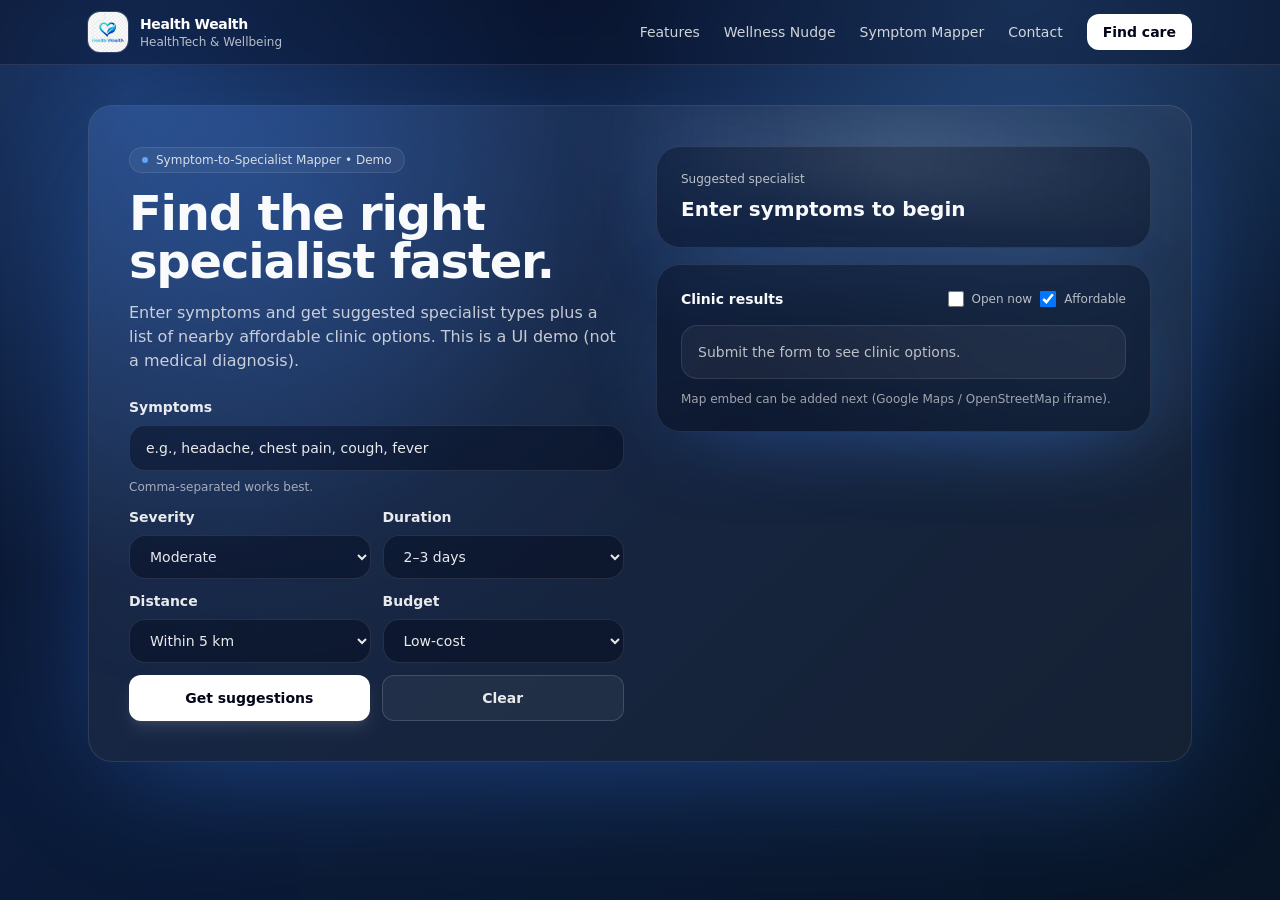
<file: mapper.html>
<!DOCTYPE html>
<html lang="en">
<head>
  <meta charset="UTF-8" />
  <meta name="viewport" content="width=device-width, initial-scale=1.0" />
  <title>Symptom Mapper • Health Wealth</title>
  <link rel="stylesheet" href="./src/output.css" />
</head>
<body class="bg-brand-gradient min-h-dvh">
  <header class="sticky top-0 z-50">
    <nav class="animate-nav-fade-down border-b border-white/10 bg-slate-950/40 backdrop-blur supports-[backdrop-filter]:bg-slate-950/30">
      <div class="mx-auto flex max-w-6xl items-center justify-between px-4 py-3 sm:px-6">
        <a href="/index.html" class="group flex items-center gap-3">
          <span class="relative grid h-10 w-10 place-items-center overflow-hidden rounded-xl ring-1 ring-white/15">
            <img src="./assets/logo-health.jpeg" alt="Health Wealth logo" class="h-full w-full object-cover transition duration-300 group-hover:scale-105" />
          </span>
          <span class="leading-tight">
            <span class="block text-sm font-semibold tracking-tight text-white">Health Wealth</span>
            <span class="block text-xs text-white/70">HealthTech &amp; Wellbeing</span>
          </span>
        </a>

        <div class="hidden items-center gap-6 md:flex">
          <a class="text-sm text-white/80 transition hover:text-white" href="/index.html#features">Features</a>
          <a class="text-sm text-white/80 transition hover:text-white" href="/wellness.html">Wellness Nudge</a>
          <a class="text-sm text-white/80 transition hover:text-white" href="/mapper.html">Symptom Mapper</a>
          <a class="text-sm text-white/80 transition hover:text-white" href="/contact.html">Contact</a>
          <a class="rounded-xl bg-white px-4 py-2 text-sm font-semibold text-slate-950 transition hover:bg-white/90 focus:outline-none focus-visible:ring-2 focus-visible:ring-white/60" href="/mapper.html">
            Find care
          </a>
        </div>

        <button
          id="menuBtn"
          class="inline-flex items-center justify-center rounded-xl p-2 text-white/90 ring-1 ring-white/15 transition hover:bg-white/10 focus:outline-none focus-visible:ring-2 focus-visible:ring-white/60 md:hidden"
          type="button"
          aria-label="Open menu"
          aria-controls="mobileMenu"
          aria-expanded="false"
        >
          <svg id="iconHamburger" xmlns="http://www.w3.org/2000/svg" viewBox="0 0 24 24" fill="none" stroke="currentColor" stroke-width="2" stroke-linecap="round" stroke-linejoin="round" class="h-6 w-6">
            <path d="M4 6h16" />
            <path d="M4 12h16" />
            <path d="M4 18h16" />
          </svg>
          <svg id="iconClose" xmlns="http://www.w3.org/2000/svg" viewBox="0 0 24 24" fill="none" stroke="currentColor" stroke-width="2" stroke-linecap="round" stroke-linejoin="round" class="hidden h-6 w-6">
            <path d="M18 6 6 18" />
            <path d="M6 6l12 12" />
          </svg>
        </button>
      </div>

      <div id="mobileMenu" class="hidden md:hidden">
        <div class="animate-menu-pop mx-4 mb-4 rounded-2xl border border-white/10 bg-slate-950/60 p-3 backdrop-blur sm:mx-6">
          <a class="block rounded-xl px-3 py-2 text-sm text-white/80 transition hover:bg-white/10 hover:text-white" href="/index.html#features">Features</a>
          <a class="block rounded-xl px-3 py-2 text-sm text-white/80 transition hover:bg-white/10 hover:text-white" href="/wellness.html">Wellness Nudge</a>
          <a class="block rounded-xl px-3 py-2 text-sm text-white/80 transition hover:bg-white/10 hover:text-white" href="/mapper.html">Symptom Mapper</a>
          <a class="block rounded-xl px-3 py-2 text-sm text-white/80 transition hover:bg-white/10 hover:text-white" href="/contact.html">Contact</a>
          <a class="mt-2 block rounded-xl bg-white px-3 py-2 text-center text-sm font-semibold text-slate-950 transition hover:bg-white/90" href="/mapper.html">Find care</a>
        </div>
      </div>
    </nav>
  </header>

  <main class="mx-auto max-w-6xl px-4 pb-16 pt-10 sm:px-6">
    <section class="relative overflow-hidden rounded-3xl border border-white/10 bg-white/5 p-6 shadow-[0_30px_120px_-30px_rgba(59,130,246,0.45)] sm:p-10">
      <div class="pointer-events-none absolute inset-0 opacity-80 [mask-image:radial-gradient(520px_circle_at_18%_16%,black,transparent)]">
        <div class="h-full w-full bg-gradient-to-br from-brand-500/40 via-brand-400/10 to-transparent"></div>
      </div>

      <div class="relative grid gap-8 lg:grid-cols-2 lg:items-start">
        <div class="max-w-xl">
          <p class="animate-fade-up inline-flex items-center gap-2 rounded-full border border-white/10 bg-white/5 px-3 py-1 text-xs text-white/80">
            <span class="h-1.5 w-1.5 rounded-full bg-brand-400"></span>
            Symptom-to-Specialist Mapper • Demo
          </p>
          <h1 class="animate-fade-up-2 mt-4 text-balance text-3xl font-semibold tracking-tight sm:text-5xl">Find the right specialist faster.</h1>
          <p class="animate-fade-up-3 mt-4 text-pretty text-sm text-white/75 sm:text-base">
            Enter symptoms and get suggested specialist types plus a list of nearby affordable clinic options. This is a UI demo (not a medical diagnosis).
          </p>

          <form id="symptomForm" class="animate-fade-up-3 mt-6 grid gap-3">
            <label class="grid gap-2">
              <span class="text-sm font-semibold text-white/90">Symptoms</span>
              <input
                id="symptoms"
                class="w-full rounded-2xl border border-white/10 bg-slate-950/40 px-4 py-3 text-sm text-white/90 outline-none transition focus:border-white/20"
                placeholder="e.g., headache, chest pain, cough, fever"
                autocomplete="off"
                required
              />
              <span class="text-xs text-white/60">Comma-separated works best.</span>
            </label>

            <div class="grid gap-3 sm:grid-cols-2">
              <label class="grid gap-2">
                <span class="text-sm font-semibold text-white/90">Severity</span>
                <select id="severity" class="w-full rounded-2xl border border-white/10 bg-slate-950/40 px-4 py-3 text-sm text-white/90 outline-none transition focus:border-white/20">
                  <option value="mild">Mild</option>
                  <option value="moderate" selected>Moderate</option>
                  <option value="severe">Severe</option>
                </select>
              </label>

              <label class="grid gap-2">
                <span class="text-sm font-semibold text-white/90">Duration</span>
                <select id="duration" class="w-full rounded-2xl border border-white/10 bg-slate-950/40 px-4 py-3 text-sm text-white/90 outline-none transition focus:border-white/20">
                  <option value="today">Today</option>
                  <option value="2-3-days" selected>2–3 days</option>
                  <option value="1-week">~1 week</option>
                  <option value="2-weeks">2+ weeks</option>
                </select>
              </label>
            </div>

            <div class="grid gap-3 sm:grid-cols-2">
              <label class="grid gap-2">
                <span class="text-sm font-semibold text-white/90">Distance</span>
                <select id="distance" class="w-full rounded-2xl border border-white/10 bg-slate-950/40 px-4 py-3 text-sm text-white/90 outline-none transition focus:border-white/20">
                  <option value="3">Within 3 km</option>
                  <option value="5" selected>Within 5 km</option>
                  <option value="10">Within 10 km</option>
                </select>
              </label>

              <label class="grid gap-2">
                <span class="text-sm font-semibold text-white/90">Budget</span>
                <select id="budget" class="w-full rounded-2xl border border-white/10 bg-slate-950/40 px-4 py-3 text-sm text-white/90 outline-none transition focus:border-white/20">
                  <option value="low" selected>Low-cost</option>
                  <option value="mid">Mid-range</option>
                  <option value="any">Any</option>
                </select>
              </label>
            </div>

            <div class="flex flex-col gap-3 sm:flex-row">
              <button class="inline-flex flex-1 items-center justify-center rounded-xl bg-white px-5 py-3 text-sm font-semibold text-slate-950 shadow-lg shadow-white/10 transition hover:-translate-y-0.5 hover:bg-white/90 focus:outline-none focus-visible:ring-2 focus-visible:ring-white/60" type="submit">
                Get suggestions
              </button>
              <button id="clearBtn" class="inline-flex flex-1 items-center justify-center rounded-xl border border-white/15 bg-white/5 px-5 py-3 text-sm font-semibold text-white/90 transition hover:-translate-y-0.5 hover:bg-white/10 focus:outline-none focus-visible:ring-2 focus-visible:ring-white/60" type="button">
                Clear
              </button>
            </div>
          </form>
        </div>

        <div class="relative">
          <div class="pointer-events-none absolute -inset-6 rounded-3xl bg-gradient-to-br from-brand-500/15 via-transparent to-brand-400/10 blur-2xl"></div>

          <div class="relative grid gap-4">
            <div class="rounded-3xl border border-white/10 bg-slate-950/35 p-6 shadow-[0_25px_90px_-40px_rgba(96,165,250,0.65)] backdrop-blur">
              <div class="pointer-events-none absolute -inset-x-10 -top-10 h-24 rotate-6 bg-gradient-to-r from-transparent via-white/10 to-transparent blur-xl animate-shimmer"></div>
              <p class="text-xs text-white/70">Suggested specialist</p>
              <p id="specialistText" class="mt-2 text-xl font-semibold">Enter symptoms to begin</p>
              <div id="safetyNote" class="mt-3 hidden rounded-2xl border border-white/10 bg-white/5 p-4 text-xs text-white/70">
                If symptoms are severe (e.g. chest pain, trouble breathing, fainting), seek urgent care immediately.
              </div>
            </div>

            <div class="rounded-3xl border border-white/10 bg-slate-950/35 p-6 shadow-[0_25px_90px_-40px_rgba(59,130,246,0.55)] backdrop-blur">
              <div class="flex items-center justify-between">
                <p class="text-sm font-semibold">Clinic results</p>
                <div class="flex items-center gap-2">
                  <label class="inline-flex items-center gap-2 text-xs text-white/70">
                    <input id="openNow" type="checkbox" class="h-4 w-4 rounded border-white/20 bg-slate-950/40 text-brand-500" />
                    Open now
                  </label>
                  <label class="inline-flex items-center gap-2 text-xs text-white/70">
                    <input id="affordableOnly" type="checkbox" class="h-4 w-4 rounded border-white/20 bg-slate-950/40 text-brand-500" checked />
                    Affordable
                  </label>
                </div>
              </div>
              <div id="results" class="mt-4 grid gap-3">
                <div class="rounded-2xl border border-white/10 bg-white/5 p-4 text-sm text-white/70">
                  Submit the form to see clinic options.
                </div>
              </div>
              <p class="mt-3 text-xs text-white/60">Map embed can be added next (Google Maps / OpenStreetMap iframe).</p>
            </div>
          </div>
        </div>
      </div>
    </section>
  </main>

  <script>
    const btn = document.getElementById("menuBtn");
    const menu = document.getElementById("mobileMenu");
    const iconHamburger = document.getElementById("iconHamburger");
    const iconClose = document.getElementById("iconClose");

    function setOpen(isOpen) {
      btn.setAttribute("aria-expanded", String(isOpen));
      menu.classList.toggle("hidden", !isOpen);
      iconHamburger.classList.toggle("hidden", isOpen);
      iconClose.classList.toggle("hidden", !isOpen);
    }

    btn?.addEventListener("click", () => {
      const isOpen = btn.getAttribute("aria-expanded") === "true";
      setOpen(!isOpen);
    });

    menu?.addEventListener("click", (e) => {
      const a = e.target.closest("a");
      if (a) setOpen(false);
    });

    window.addEventListener("keydown", (e) => {
      if (e.key === "Escape") setOpen(false);
    });

    const $ = (id) => document.getElementById(id);
    const form = $("symptomForm");
    const clearBtn = $("clearBtn");
    const specialistText = $("specialistText");
    const safetyNote = $("safetyNote");
    const results = $("results");
    const openNow = $("openNow");
    const affordableOnly = $("affordableOnly");

    const clinicSeed = [
      { name: "BlueCare Community Clinic", distanceKm: 1.8, rating: 4.6, openNow: true, price: "low", etaMin: 8 },
      { name: "RiverSide Family Practice", distanceKm: 2.9, rating: 4.4, openNow: false, price: "mid", etaMin: 12 },
      { name: "City Health Outpatient", distanceKm: 4.2, rating: 4.2, openNow: true, price: "mid", etaMin: 16 },
      { name: "Affordable Care Point", distanceKm: 3.6, rating: 4.1, openNow: true, price: "low", etaMin: 14 },
      { name: "Sunrise Diagnostics & Clinic", distanceKm: 6.5, rating: 4.3, openNow: false, price: "any", etaMin: 22 },
    ];

    function normalizeSymptoms(s) {
      return s
        .toLowerCase()
        .split(",")
        .map((x) => x.trim())
        .filter(Boolean);
    }

    function mapSpecialist(symptoms, severity) {
      const set = new Set(symptoms);
      const has = (k) => set.has(k);

      const urgent =
        severity === "severe" ||
        has("chest pain") ||
        has("shortness of breath") ||
        has("trouble breathing") ||
        has("fainting") ||
        has("severe bleeding");

      if (urgent) {
        return { specialist: "Urgent Care / Emergency", showSafety: true };
      }
      if (has("skin rash") || has("itching")) return { specialist: "Dermatologist", showSafety: false };
      if (has("toothache") || has("gum pain")) return { specialist: "Dentist", showSafety: false };
      if (has("headache") || has("migraine")) return { specialist: "General Physician (consider Neurologist)", showSafety: false };
      if (has("fever") || has("cough") || has("sore throat")) return { specialist: "General Physician / ENT", showSafety: false };
      if (has("stomach pain") || has("nausea") || has("vomiting")) return { specialist: "General Physician (consider Gastroenterologist)", showSafety: false };
      return { specialist: "General Physician", showSafety: false };
    }

    function renderResults(items) {
      results.innerHTML = "";
      if (!items.length) {
        results.innerHTML =
          '<div class="rounded-2xl border border-white/10 bg-white/5 p-4 text-sm text-white/70">No clinics match your filters. Try increasing distance or turning off filters.</div>';
        return;
      }

      for (const c of items) {
        const priceLabel = c.price === "low" ? "Affordable" : c.price === "mid" ? "Mid-range" : "Any";
        const openLabel = c.openNow ? "Open now" : "Closed";
        const openClass = c.openNow ? "bg-brand-500/15 ring-brand-300/20" : "bg-white/10 ring-white/15";
        const el = document.createElement("div");
        el.className =
          "group rounded-2xl border border-white/10 bg-white/5 p-4 transition hover:-translate-y-0.5 hover:bg-white/10";
        el.innerHTML = `
          <div class="flex items-start justify-between gap-3">
            <div>
              <p class="text-sm font-semibold">${c.name}</p>
              <p class="mt-1 text-xs text-white/70">${c.distanceKm.toFixed(1)} km • ETA ${c.etaMin} min • ${c.rating.toFixed(
          1
        )}★</p>
            </div>
            <div class="flex flex-col items-end gap-2">
              <span class="rounded-full px-2 py-1 text-[10px] font-semibold text-white/80 ring-1 ${openClass}">${openLabel}</span>
              <span class="rounded-full bg-brand-500/20 px-2 py-1 text-[10px] font-semibold text-brand-100 ring-1 ring-brand-300/25">${priceLabel}</span>
            </div>
          </div>
          <div class="mt-3 flex flex-wrap gap-2 text-[11px] text-white/70">
            <span class="rounded-full border border-white/10 bg-slate-950/30 px-2 py-1">Walk-in</span>
            <span class="rounded-full border border-white/10 bg-slate-950/30 px-2 py-1">Low wait</span>
            <span class="rounded-full border border-white/10 bg-slate-950/30 px-2 py-1">Directions</span>
          </div>
        `;
        results.appendChild(el);
      }
    }

    function applyFilters({ distance, budget }) {
      let items = [...clinicSeed].filter((c) => c.distanceKm <= distance);
      if (budget !== "any") items = items.filter((c) => c.price === budget || (budget === "low" && c.price === "low"));
      if (openNow.checked) items = items.filter((c) => c.openNow);
      if (affordableOnly.checked) items = items.filter((c) => c.price === "low");
      items.sort((a, b) => a.distanceKm - b.distanceKm);
      renderResults(items);
    }

    function run() {
      const symptoms = normalizeSymptoms($("symptoms").value || "");
      const severity = $("severity").value;
      const duration = $("duration").value;
      void duration;
      const distance = Number($("distance").value || "5");
      const budget = $("budget").value;

      const { specialist, showSafety } = mapSpecialist(symptoms, severity);
      specialistText.textContent = specialist;
      safetyNote.classList.toggle("hidden", !showSafety);

      applyFilters({ distance, budget });
    }

    form.addEventListener("submit", (e) => {
      e.preventDefault();
      run();
    });

    clearBtn.addEventListener("click", () => {
      $("symptoms").value = "";
      $("severity").value = "moderate";
      $("duration").value = "2-3-days";
      $("distance").value = "5";
      $("budget").value = "low";
      openNow.checked = false;
      affordableOnly.checked = true;
      specialistText.textContent = "Enter symptoms to begin";
      safetyNote.classList.add("hidden");
      results.innerHTML =
        '<div class="rounded-2xl border border-white/10 bg-white/5 p-4 text-sm text-white/70">Submit the form to see clinic options.</div>';
    });

    [openNow, affordableOnly, $("distance"), $("budget")].forEach((el) => {
      el.addEventListener("change", () => {
        if (specialistText.textContent !== "Enter symptoms to begin") run();
      });
    });
  </script>
</body>
</html>
</file>
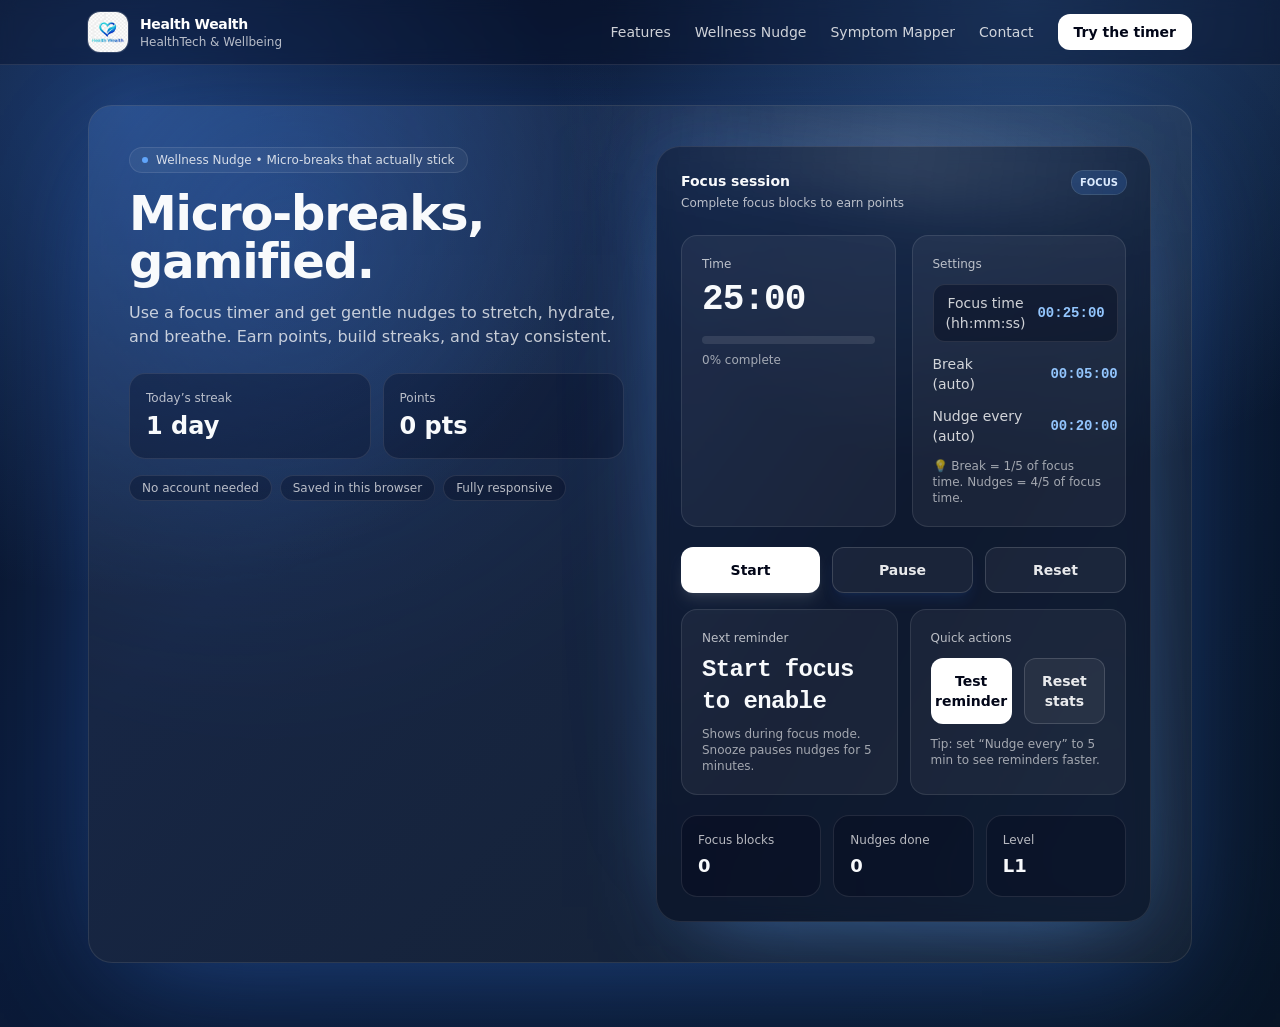
<file: wellness.html>
<!DOCTYPE html>
<html lang="en">
<head>
  <meta charset="UTF-8" />
  <meta name="viewport" content="width=device-width, initial-scale=1.0" />
  <title>Wellness Nudge • Health Wealth</title>
  <link rel="stylesheet" href="./src/output.css" />
  <style>
    input[type="number"]::-webkit-outer-spin-button,
    input[type="number"]::-webkit-inner-spin-button {
      -webkit-appearance: none;
      margin: 0;
    }
    input[type="number"] {
      -moz-appearance: textfield;
    }

    .time-picker-modal {
      animation: slideUpAndFadeIn 0.4s cubic-bezier(0.34, 1.56, 0.64, 1);
    }

    @keyframes slideUpAndFadeIn {
      from {
        opacity: 0;
        transform: translateY(40px) scale(0.95);
      }
      to {
        opacity: 1;
        transform: translateY(0) scale(1);
      }
    }

    .overlay-fade {
      animation: fadeIn 0.3s ease-out;
      transition: opacity 0.3s ease-out;
    }

    @keyframes fadeIn {
      from {
        opacity: 0;
      }
      to {
        opacity: 1;
      }
    }

    button {
      transition: all 0.2s ease;
    }

    button:active {
      transform: scale(0.98);
    }

    input[type="number"]:focus {
      animation: inputPulse 0.3s ease-out;
    }

    @keyframes inputPulse {
      0% {
        box-shadow: 0 0 0 0 rgba(59, 130, 246, 0.7);
      }
      70% {
        box-shadow: 0 0 0 8px rgba(59, 130, 246, 0);
      }
      100% {
        box-shadow: 0 0 0 0 rgba(59, 130, 246, 0);
      }
    }
  </style>
</head>
<body class="bg-brand-gradient min-h-dvh">
  <header class="sticky top-0 z-50">
    <nav class="animate-nav-fade-down border-b border-white/10 bg-slate-950/40 backdrop-blur supports-[backdrop-filter]:bg-slate-950/30">
      <div class="mx-auto flex max-w-6xl items-center justify-between px-4 py-3 sm:px-6">
        <a href="/index.html" class="group flex items-center gap-3">
          <span class="relative grid h-10 w-10 place-items-center overflow-hidden rounded-xl ring-1 ring-white/15">
            <img src="./assets/logo-health.jpeg" alt="Health Wealth logo" class="h-full w-full object-cover transition duration-300 group-hover:scale-105" />
          </span>
          <span class="leading-tight">
            <span class="block text-sm font-semibold tracking-tight text-white">Health Wealth</span>
            <span class="block text-xs text-white/70">HealthTech &amp; Wellbeing</span>
          </span>
        </a>

        <div class="hidden items-center gap-6 md:flex">
          <a class="text-sm text-white/80 transition hover:text-white" href="/index.html#features">Features</a>
          <a class="text-sm text-white/80 transition hover:text-white" href="/wellness.html">Wellness Nudge</a>
          <a class="text-sm text-white/80 transition hover:text-white" href="/mapper.html">Symptom Mapper</a>
          <a class="text-sm text-white/80 transition hover:text-white" href="/contact.html">Contact</a>
          <a class="rounded-xl bg-white px-4 py-2 text-sm font-semibold text-slate-950 transition hover:bg-white/90 focus:outline-none focus-visible:ring-2 focus-visible:ring-white/60" href="/wellness.html">
            Try the timer
          </a>
        </div>

        <button
          id="menuBtn"
          class="inline-flex items-center justify-center rounded-xl p-2 text-white/90 ring-1 ring-white/15 transition hover:bg-white/10 focus:outline-none focus-visible:ring-2 focus-visible:ring-white/60 md:hidden"
          type="button"
          aria-label="Open menu"
          aria-controls="mobileMenu"
          aria-expanded="false"
        >
          <svg id="iconHamburger" xmlns="http://www.w3.org/2000/svg" viewBox="0 0 24 24" fill="none" stroke="currentColor" stroke-width="2" stroke-linecap="round" stroke-linejoin="round" class="h-6 w-6">
            <path d="M4 6h16" />
            <path d="M4 12h16" />
            <path d="M4 18h16" />
          </svg>
          <svg id="iconClose" xmlns="http://www.w3.org/2000/svg" viewBox="0 0 24 24" fill="none" stroke="currentColor" stroke-width="2" stroke-linecap="round" stroke-linejoin="round" class="hidden h-6 w-6">
            <path d="M18 6 6 18" />
            <path d="M6 6l12 12" />
          </svg>
        </button>
      </div>

      <div id="mobileMenu" class="hidden md:hidden">
        <div class="animate-menu-pop mx-4 mb-4 rounded-2xl border border-white/10 bg-slate-950/60 p-3 backdrop-blur sm:mx-6">
          <a class="block rounded-xl px-3 py-2 text-sm text-white/80 transition hover:bg-white/10 hover:text-white" href="/index.html#features">Features</a>
          <a class="block rounded-xl px-3 py-2 text-sm text-white/80 transition hover:bg-white/10 hover:text-white" href="/wellness.html">Wellness Nudge</a>
          <a class="block rounded-xl px-3 py-2 text-sm text-white/80 transition hover:bg-white/10 hover:text-white" href="/mapper.html">Symptom Mapper</a>
          <a class="block rounded-xl px-3 py-2 text-sm text-white/80 transition hover:bg-white/10 hover:text-white" href="/contact.html">Contact</a>
          <a class="mt-2 block rounded-xl bg-white px-3 py-2 text-center text-sm font-semibold text-slate-950 transition hover:bg-white/90" href="/wellness.html">Try the timer</a>
        </div>
      </div>
    </nav>
  </header>

  <main class="mx-auto max-w-6xl px-4 pb-16 pt-10 sm:px-6">
    <section class="relative overflow-hidden rounded-3xl border border-white/10 bg-white/5 p-6 shadow-[0_30px_120px_-30px_rgba(59,130,246,0.45)] sm:p-10">
      <div class="pointer-events-none absolute inset-0 opacity-80 [mask-image:radial-gradient(520px_circle_at_18%_16%,black,transparent)]">
        <div class="h-full w-full bg-gradient-to-br from-brand-500/40 via-brand-400/10 to-transparent"></div>
      </div>
      <div class="relative grid gap-8 lg:grid-cols-2 lg:items-start">
        <div class="max-w-xl">
          <p class="animate-fade-up inline-flex items-center gap-2 rounded-full border border-white/10 bg-white/5 px-3 py-1 text-xs text-white/80">
            <span class="h-1.5 w-1.5 rounded-full bg-brand-400"></span>
            Wellness Nudge • Micro-breaks that actually stick
          </p>
          <h1 class="animate-fade-up-2 mt-4 text-balance text-3xl font-semibold tracking-tight sm:text-5xl">Micro-breaks, gamified.</h1>
          <p class="animate-fade-up-3 mt-4 text-pretty text-sm text-white/75 sm:text-base">
            Use a focus timer and get gentle nudges to stretch, hydrate, and breathe. Earn points, build streaks, and stay consistent.
          </p>

          <div class="animate-fade-up-3 mt-6 grid gap-3 sm:grid-cols-2">
            <div class="rounded-2xl border border-white/10 bg-slate-950/30 p-4">
              <p class="text-xs text-white/70">Today’s streak</p>
              <p class="mt-1 text-2xl font-semibold" id="streakText">0 days</p>
            </div>
            <div class="rounded-2xl border border-white/10 bg-slate-950/30 p-4">
              <p class="text-xs text-white/70">Points</p>
              <p class="mt-1 text-2xl font-semibold"><span id="pointsText">0</span> pts</p>
            </div>
          </div>

          <div class="animate-fade-up-3 mt-4 flex flex-wrap gap-2 text-xs text-white/70">
            <span class="rounded-full border border-white/10 bg-slate-950/30 px-3 py-1">No account needed</span>
            <span class="rounded-full border border-white/10 bg-slate-950/30 px-3 py-1">Saved in this browser</span>
            <span class="rounded-full border border-white/10 bg-slate-950/30 px-3 py-1">Fully responsive</span>
          </div>
        </div>

        <div class="relative">
          <div class="pointer-events-none absolute -inset-6 rounded-3xl bg-gradient-to-br from-brand-500/15 via-transparent to-brand-400/10 blur-2xl"></div>

          <div class="relative rounded-3xl border border-white/10 bg-slate-950/35 p-6 shadow-[0_25px_90px_-40px_rgba(96,165,250,0.65)] backdrop-blur">
            <div class="pointer-events-none absolute -inset-x-10 -top-10 h-24 rotate-6 bg-gradient-to-r from-transparent via-white/10 to-transparent blur-xl animate-shimmer"></div>

            <div class="flex items-start justify-between gap-4">
              <div>
                <p class="text-sm font-semibold">Focus session</p>
                <p class="mt-1 text-xs text-white/70">Complete focus blocks to earn points</p>
              </div>
              <span id="modeChip" class="rounded-full bg-brand-500/20 px-2 py-1 text-[10px] font-semibold text-brand-100 ring-1 ring-brand-300/25">FOCUS</span>
            </div>

            <div class="mt-6 grid gap-4 sm:grid-cols-2">
              <div class="rounded-2xl border border-white/10 bg-white/5 p-5">
                <p class="text-xs text-white/70">Time</p>
                <p id="timeText" class="mt-2 font-mono text-4xl font-semibold tracking-tight">25:00</p>
                <div class="mt-4 h-2 overflow-hidden rounded-full bg-white/10">
                  <div id="progressBar" class="h-full w-0 rounded-full bg-gradient-to-r from-brand-400 to-brand-600 shadow-[0_0_18px_rgba(59,130,246,0.55)]"></div>
                </div>
                <p class="mt-2 text-xs text-white/60" id="progressText">0% complete</p>
              </div>

              <div class="rounded-2xl border border-white/10 bg-white/5 p-5">
                <p class="text-xs text-white/70">Settings</p>
                <div class="mt-3 grid gap-3">
                  <button id="focusTimeBtn" class="flex items-center justify-between gap-3 text-sm rounded-xl border border-white/10 bg-slate-950/40 px-3 py-2 transition hover:bg-slate-950/60 hover:border-white/20 w-full">
                    <span class="text-white/80">Focus time (hh:mm:ss)</span>
                    <span id="focusTimeDisplay" class="text-right text-sm font-semibold text-brand-300 font-mono">00:25:00</span>
                  </button>
                  <div class="flex items-center justify-between gap-3 text-sm">
                    <span class="text-white/80">Break (auto)</span>
                    <span id="breakMinDisplay" class="w-24 text-right text-sm font-semibold text-brand-300 font-mono">00:05:00</span>
                  </div>
                  <div class="flex items-center justify-between gap-3 text-sm">
                    <span class="text-white/80">Nudge every (auto)</span>
                    <span id="nudgeEveryMinDisplay" class="w-24 text-right text-sm font-semibold text-brand-300 font-mono">00:20:00</span>
                  </div>
                </div>
                <p class="mt-3 text-xs text-white/60">💡 Break = 1/5 of focus time. Nudges = 4/5 of focus time.</p>
              </div>
            </div>

            <div class="mt-5 flex flex-col gap-3 sm:flex-row">
              <button id="startBtn" class="inline-flex flex-1 items-center justify-center rounded-xl bg-white px-5 py-3 text-sm font-semibold text-slate-950 shadow-lg shadow-white/10 transition hover:-translate-y-0.5 hover:bg-white/90 focus:outline-none focus-visible:ring-2 focus-visible:ring-white/60" type="button">
                Start
              </button>
              <button id="pauseBtn" class="inline-flex flex-1 items-center justify-center rounded-xl border border-white/15 bg-white/5 px-5 py-3 text-sm font-semibold text-white/90 shadow-lg shadow-brand-500/10 transition hover:-translate-y-0.5 hover:bg-white/10 focus:outline-none focus-visible:ring-2 focus-visible:ring-white/60" type="button">
                Pause
              </button>
              <button id="resetBtn" class="inline-flex flex-1 items-center justify-center rounded-xl border border-white/15 bg-white/5 px-5 py-3 text-sm font-semibold text-white/90 transition hover:-translate-y-0.5 hover:bg-white/10 focus:outline-none focus-visible:ring-2 focus-visible:ring-white/60" type="button">
                Reset
              </button>
            </div>

            <div class="mt-4 grid gap-3 sm:grid-cols-2">
              <div class="rounded-2xl border border-white/10 bg-white/5 p-5">
                <div class="flex items-center justify-between gap-3">
                  <p class="text-xs text-white/70">Next reminder</p>
                  <span id="nextNudgeChip" class="hidden rounded-full bg-brand-500/20 px-2 py-1 text-[10px] font-semibold text-brand-100 ring-1 ring-brand-300/25">READY</span>
                </div>
                <p class="mt-2 font-mono text-2xl font-semibold tracking-tight" id="nextNudgeText">—</p>
                <p class="mt-2 text-xs text-white/60">Shows during focus mode. Snooze pauses nudges for 5 minutes.</p>
              </div>

              <div class="rounded-2xl border border-white/10 bg-white/5 p-5">
                <p class="text-xs text-white/70">Quick actions</p>
                <div class="mt-3 grid gap-3 sm:grid-cols-2">
                  <button id="testNudgeBtn" class="animate-pulse-glow inline-flex items-center justify-center rounded-xl bg-white px-4 py-3 text-sm font-semibold text-slate-950 transition hover:bg-white/90 focus:outline-none focus-visible:ring-2 focus-visible:ring-white/60" type="button">
                    Test reminder
                  </button>
                  <button id="clearDataBtn" class="inline-flex items-center justify-center rounded-xl border border-white/15 bg-white/5 px-4 py-3 text-sm font-semibold text-white/90 transition hover:bg-white/10 focus:outline-none focus-visible:ring-2 focus-visible:ring-white/60" type="button">
                    Reset stats
                  </button>
                </div>
                <p class="mt-3 text-xs text-white/60">Tip: set “Nudge every” to 5 min to see reminders faster.</p>
              </div>
            </div>

            <div class="mt-5 grid gap-3 sm:grid-cols-3">
              <div class="rounded-2xl border border-white/10 bg-slate-950/30 p-4">
                <p class="text-xs text-white/70">Focus blocks</p>
                <p class="mt-1 text-lg font-semibold"><span id="blocksText">0</span></p>
              </div>
              <div class="rounded-2xl border border-white/10 bg-slate-950/30 p-4">
                <p class="text-xs text-white/70">Nudges done</p>
                <p class="mt-1 text-lg font-semibold"><span id="nudgesText">0</span></p>
              </div>
              <div class="rounded-2xl border border-white/10 bg-slate-950/30 p-4">
                <p class="text-xs text-white/70">Level</p>
                <p class="mt-1 text-lg font-semibold">L<span id="levelText">1</span></p>
              </div>
            </div>
          </div>
        </div>
      </div>
    </section>

    <div id="nudgeOverlay" class="fixed inset-0 z-[60] hidden items-end justify-center bg-slate-950/60 p-4 backdrop-blur sm:items-center">
      <div class="animate-nudge-in w-full max-w-lg rounded-3xl border border-white/10 bg-slate-950/75 p-6 shadow-[0_40px_120px_-60px_rgba(59,130,246,0.7)]">
        <div class="flex items-start justify-between gap-4">
          <div>
            <p class="text-xs text-white/70">Micro-break nudge</p>
            <p id="nudgeTitle" class="mt-1 text-xl font-semibold">Hydration</p>
          </div>
          <button id="closeNudge" class="rounded-xl p-2 text-white/80 ring-1 ring-white/10 transition hover:bg-white/10 hover:text-white" type="button" aria-label="Close nudge">
            <svg xmlns="http://www.w3.org/2000/svg" viewBox="0 0 24 24" fill="none" stroke="currentColor" stroke-width="2" stroke-linecap="round" stroke-linejoin="round" class="h-5 w-5">
              <path d="M18 6 6 18" />
              <path d="M6 6l12 12" />
            </svg>
          </button>
        </div>

        <p id="nudgeDesc" class="mt-3 text-sm text-white/70">
          Drink a glass of water. Your body will thank you.
        </p>

        <div class="mt-5 grid gap-3 sm:grid-cols-2">
          <button id="doneNudge" class="inline-flex items-center justify-center rounded-xl bg-white px-5 py-3 text-sm font-semibold text-slate-950 transition hover:bg-white/90 focus:outline-none focus-visible:ring-2 focus-visible:ring-white/60" type="button">
            I did it (+ points)
          </button>
          <button id="snoozeNudge" class="inline-flex items-center justify-center rounded-xl border border-white/15 bg-white/5 px-5 py-3 text-sm font-semibold text-white/90 transition hover:bg-white/10 focus:outline-none focus-visible:ring-2 focus-visible:ring-white/60" type="button">
            Snooze 5 min
          </button>
        </div>
        <p class="mt-3 text-xs text-white/60">Tip: small breaks improve focus and reduce strain.</p>
      </div>
    </div>

    <div id="timePickerOverlay" class="fixed inset-0 z-[70] hidden items-center justify-center bg-slate-950/60 p-4 backdrop-blur overlay-fade">
      <div class="time-picker-modal w-full max-w-md rounded-3xl border border-white/10 bg-slate-950/75 p-6 shadow-[0_40px_120px_-60px_rgba(59,130,246,0.7)]">
        <p class="text-xs text-white/70 mb-1">Set focus time</p>
        <p class="text-xl font-semibold mb-6">Hour : Minute : Second</p>

        <div class="grid grid-cols-3 gap-4 mb-6">
          <div class="flex flex-col items-center">
            <button id="hoursIncBtn" class="mb-2 p-2 rounded-lg bg-brand-500/20 hover:bg-brand-500/40 transition text-white" type="button">
              <svg xmlns="http://www.w3.org/2000/svg" viewBox="0 0 24 24" fill="none" stroke="currentColor" stroke-width="2" class="h-5 w-5">
                <path d="M12 19V5M5 12h14" />
              </svg>
            </button>
            <input id="hoursInput" type="number" min="0" max="23" step="1" class="w-16 rounded-xl border border-white/10 bg-slate-950/40 px-3 py-2 text-center text-2xl font-semibold text-white outline-none focus:border-white/20" value="00" />
            <button id="hoursDecBtn" class="mt-2 p-2 rounded-lg bg-brand-500/20 hover:bg-brand-500/40 transition text-white" type="button">
              <svg xmlns="http://www.w3.org/2000/svg" viewBox="0 0 24 24" fill="none" stroke="currentColor" stroke-width="2" class="h-5 w-5">
                <path d="M5 12h14" />
              </svg>
            </button>
          </div>

          <div class="flex flex-col items-center">
            <button id="minutesIncBtn" class="mb-2 p-2 rounded-lg bg-brand-500/20 hover:bg-brand-500/40 transition text-white" type="button">
              <svg xmlns="http://www.w3.org/2000/svg" viewBox="0 0 24 24" fill="none" stroke="currentColor" stroke-width="2" class="h-5 w-5">
                <path d="M12 19V5M5 12h14" />
              </svg>
            </button>
            <input id="minutesInput" type="number" min="0" max="59" step="1" class="w-16 rounded-xl border border-white/10 bg-slate-950/40 px-3 py-2 text-center text-2xl font-semibold text-white outline-none focus:border-white/20" value="25" />
            <button id="minutesDecBtn" class="mt-2 p-2 rounded-lg bg-brand-500/20 hover:bg-brand-500/40 transition text-white" type="button">
              <svg xmlns="http://www.w3.org/2000/svg" viewBox="0 0 24 24" fill="none" stroke="currentColor" stroke-width="2" class="h-5 w-5">
                <path d="M5 12h14" />
              </svg>
            </button>
          </div>

          <div class="flex flex-col items-center">
            <button id="secondsIncBtn" class="mb-2 p-2 rounded-lg bg-brand-500/20 hover:bg-brand-500/40 transition text-white" type="button">
              <svg xmlns="http://www.w3.org/2000/svg" viewBox="0 0 24 24" fill="none" stroke="currentColor" stroke-width="2" class="h-5 w-5">
                <path d="M12 19V5M5 12h14" />
              </svg>
            </button>
            <input id="secondsInput" type="number" min="0" max="59" step="1" class="w-16 rounded-xl border border-white/10 bg-slate-950/40 px-3 py-2 text-center text-2xl font-semibold text-white outline-none focus:border-white/20" value="00" />
            <button id="secondsDecBtn" class="mt-2 p-2 rounded-lg bg-brand-500/20 hover:bg-brand-500/40 transition text-white" type="button">
              <svg xmlns="http://www.w3.org/2000/svg" viewBox="0 0 24 24" fill="none" stroke="currentColor" stroke-width="2" class="h-5 w-5">
                <path d="M5 12h14" />
              </svg>
            </button>
          </div>
        </div>

        <div class="grid grid-cols-2 gap-3">
          <button id="cancelTimeBtn" class="inline-flex items-center justify-center rounded-xl border border-white/15 bg-white/5 px-5 py-3 text-sm font-semibold text-white/90 transition hover:bg-white/10 focus:outline-none focus-visible:ring-2 focus-visible:ring-white/60" type="button">
            Cancel
          </button>
          <button id="confirmTimeBtn" class="inline-flex items-center justify-center rounded-xl bg-white px-5 py-3 text-sm font-semibold text-slate-950 transition hover:bg-white/90 focus:outline-none focus-visible:ring-2 focus-visible:ring-white/60" type="button">
            Done
          </button>
        </div>
      </div>
    </div>
  </main>

  <script>
    const btn = document.getElementById("menuBtn");
    const menu = document.getElementById("mobileMenu");
    const iconHamburger = document.getElementById("iconHamburger");
    const iconClose = document.getElementById("iconClose");

    function setOpen(isOpen) {
      btn.setAttribute("aria-expanded", String(isOpen));
      menu.classList.toggle("hidden", !isOpen);
      iconHamburger.classList.toggle("hidden", isOpen);
      iconClose.classList.toggle("hidden", !isOpen);
    }

    btn?.addEventListener("click", () => {
      const isOpen = btn.getAttribute("aria-expanded") === "true";
      setOpen(!isOpen);
    });

    menu?.addEventListener("click", (e) => {
      const a = e.target.closest("a");
      if (a) setOpen(false);
    });

    window.addEventListener("keydown", (e) => {
      if (e.key === "Escape") setOpen(false);
    });

    const $ = (id) => document.getElementById(id);

    const timeText = $("timeText");
    const progressBar = $("progressBar");
    const progressText = $("progressText");
    const modeChip = $("modeChip");
    const startBtn = $("startBtn");
    const pauseBtn = $("pauseBtn");
    const resetBtn = $("resetBtn");

    const focusTimeBtn = $("focusTimeBtn");
    const focusTimeDisplay = $("focusTimeDisplay");
    const breakMinDisplay = $("breakMinDisplay");
    const nudgeEveryMinDisplay = $("nudgeEveryMinDisplay");

    const timePickerOverlay = $("timePickerOverlay");
    const hoursInput = $("hoursInput");
    const minutesInput = $("minutesInput");
    const secondsInput = $("secondsInput");
    const hoursIncBtn = $("hoursIncBtn");
    const hoursDecBtn = $("hoursDecBtn");
    const minutesIncBtn = $("minutesIncBtn");
    const minutesDecBtn = $("minutesDecBtn");
    const secondsIncBtn = $("secondsIncBtn");
    const secondsDecBtn = $("secondsDecBtn");
    const confirmTimeBtn = $("confirmTimeBtn");
    const cancelTimeBtn = $("cancelTimeBtn");

    const pointsText = $("pointsText");
    const streakText = $("streakText");
    const blocksText = $("blocksText");
    const nudgesText = $("nudgesText");
    const levelText = $("levelText");

    const overlay = $("nudgeOverlay");
    const closeNudge = $("closeNudge");
    const doneNudge = $("doneNudge");
    const snoozeNudge = $("snoozeNudge");
    const nudgeTitle = $("nudgeTitle");
    const nudgeDesc = $("nudgeDesc");
    const nextNudgeText = $("nextNudgeText");
    const nextNudgeChip = $("nextNudgeChip");
    const testNudgeBtn = $("testNudgeBtn");
    const clearDataBtn = $("clearDataBtn");

    const STORAGE_KEY = "healthwealth_wellness_v1";

    const nudges = [
      { key: "stretch", title: "Stretch", desc: "Stand up and stretch your shoulders and neck for 30 seconds.", points: 10 },
      { key: "hydrate", title: "Hydration", desc: "Drink a glass of water (or a few big sips).", points: 8 },
      { key: "breathe", title: "Breathing", desc: "Box breathing: inhale 4 • hold 4 • exhale 4 • hold 4 (1 minute).", points: 6 },
    ];

    function todayKey(d = new Date()) {
      const y = d.getFullYear();
      const m = String(d.getMonth() + 1).padStart(2, "0");
      const day = String(d.getDate()).padStart(2, "0");
      return `${y}-${m}-${day}`;
    }

    function loadState() {
      try {
        const raw = localStorage.getItem(STORAGE_KEY);
        if (!raw) return null;
        return JSON.parse(raw);
      } catch {
        return null;
      }
    }

    function saveState(next) {
      localStorage.setItem(STORAGE_KEY, JSON.stringify(next));
    }

    let state =
      loadState() || {
        points: 0,
        streak: 0,
        lastStreakDay: "",
        focusBlocks: 0,
        nudgesDone: 0,
        lastNudgeAtMs: 0,
      };

    function computeLevel(points) {
      return Math.max(1, Math.floor(points / 100) + 1);
    }

    function updateStreakIfNeeded() {
      const t = todayKey();
      if (state.lastStreakDay === t) return;

      if (!state.lastStreakDay) {
        state.streak = Math.max(state.streak, 1);
        state.lastStreakDay = t;
        return;
      }

      const prev = new Date(state.lastStreakDay + "T00:00:00");
      const now = new Date(t + "T00:00:00");
      const diffDays = Math.round((now - prev) / 86400000);

      if (diffDays === 1) state.streak += 1;
      else if (diffDays > 1) state.streak = 1;
      state.lastStreakDay = t;
    }

    function renderStats() {
      pointsText.textContent = String(state.points);
      streakText.textContent = `${state.streak} day${state.streak === 1 ? "" : "s"}`;
      blocksText.textContent = String(state.focusBlocks);
      nudgesText.textContent = String(state.nudgesDone);
      levelText.textContent = String(computeLevel(state.points));
    }

    function fmtTime(totalSeconds) {
      if (totalSeconds >= 3600) {
        return fmtTimeWithHours(totalSeconds);
      }
      const m = Math.floor(totalSeconds / 60);
      const s = totalSeconds % 60;
      return `${String(m).padStart(2, "0")}:${String(s).padStart(2, "0")}`;
    }

    function fmtTimeWithHours(totalSeconds) {
      const h = Math.floor(totalSeconds / 3600);
      const m = Math.floor((totalSeconds % 3600) / 60);
      const s = totalSeconds % 60;
      return `${String(h).padStart(2, "0")}:${String(m).padStart(2, "0")}:${String(s).padStart(2, "0")}`;
    }

    function parseTimeString(str) {
      const parts = String(str).trim().split(":").map(p => parseInt(p, 10) || 0);
      if (parts.length === 3) {
        return parts[0] * 3600 + parts[1] * 60 + parts[2];
      } else if (parts.length === 2) {
        return parts[0] * 60 + parts[1];
      } else if (parts.length === 1) {
        return parts[0];
      }
      return 0;
    }

    let mode = "focus";
    let totalSeconds = 25 * 60;
    let remainingSeconds = totalSeconds;
    let running = false;
    let tickHandle = null;
    let lastTickAt = 0;
    let snoozedUntilMs = 0;

    function readSettings() {
      const focusTimeStr = focusTimeDisplay.textContent || "00:25:00";
      const focusSeconds = Math.max(5, parseTimeString(focusTimeStr)); // Min 5 seconds
      const breakSeconds = Math.max(1, Math.round(focusSeconds / 5)); // Auto-calculated: 1/5 of focus time
      const nudgeEverySeconds = Math.max(5, Math.round((focusSeconds * 4) / 5)); // Auto-calculated: 4/5 of focus time
      return { focusSeconds, breakSeconds, nudgeEverySeconds };
    }

    function updateDisplays() {
      const { breakSeconds, nudgeEverySeconds } = readSettings();
      breakMinDisplay.textContent = fmtTimeWithHours(breakSeconds);
      nudgeEveryMinDisplay.textContent = fmtTimeWithHours(nudgeEverySeconds);
    }

    function updateFocusTimeDisplay() {
      const h = String(hoursInput.value || 0).padStart(2, "0");
      const m = String(minutesInput.value || 0).padStart(2, "0");
      const s = String(secondsInput.value || 0).padStart(2, "0");
      const timeStr = `${h}:${m}:${s}`;
      focusTimeDisplay.textContent = timeStr;
      updateDisplays();
    }

    function openTimePicker() {
      const currentTime = focusTimeDisplay.textContent || "00:25:00";
      const [h, m, s] = currentTime.split(":").map(x => parseInt(x, 10) || 0);
      hoursInput.value = String(h).padStart(2, "0");
      minutesInput.value = String(m).padStart(2, "0");
      secondsInput.value = String(s).padStart(2, "0");
      timePickerOverlay.classList.remove("hidden");
      timePickerOverlay.classList.add("flex");
      // Trigger animation
      setTimeout(() => {
        timePickerOverlay.style.opacity = "1";
      }, 10);
    }

    function closeTimePicker() {
      // Add fade out animation
      timePickerOverlay.style.opacity = "0";
      setTimeout(() => {
        timePickerOverlay.classList.add("hidden");
        timePickerOverlay.classList.remove("flex");
        timePickerOverlay.style.opacity = "1";
      }, 300);
    }

    function setMode(nextMode) {
      mode = nextMode;
      modeChip.textContent = nextMode.toUpperCase();
      modeChip.className =
        nextMode === "focus"
          ? "rounded-full bg-brand-500/20 px-2 py-1 text-[10px] font-semibold text-brand-100 ring-1 ring-brand-300/25"
          : "rounded-full bg-white/10 px-2 py-1 text-[10px] font-semibold text-white/80 ring-1 ring-white/15";
      const { focusSeconds, breakSeconds } = readSettings();
      totalSeconds = (nextMode === "focus" ? focusSeconds : breakSeconds);
      remainingSeconds = totalSeconds;
      renderTimer();
    }

    function renderTimer() {
      timeText.textContent = fmtTime(Math.max(0, remainingSeconds));
      const pct = totalSeconds === 0 ? 0 : Math.round(((totalSeconds - remainingSeconds) / totalSeconds) * 100);
      progressBar.style.width = `${Math.max(0, Math.min(100, pct))}%`;
      progressText.textContent = `${Math.max(0, Math.min(100, pct))}% complete`;
      document.title = `${fmtTime(Math.max(0, remainingSeconds))} • Wellness Nudge`;
    }

    function openNudge(nudge) {
      nudgeTitle.textContent = nudge.title;
      nudgeDesc.textContent = nudge.desc;
      overlay.classList.remove("hidden");
      overlay.classList.add("flex");
      overlay.dataset.nudgeKey = nudge.key;
      overlay.dataset.nudgePoints = String(nudge.points);
    }

    function closeNudgeModal() {
      overlay.classList.add("hidden");
      overlay.classList.remove("flex");
      overlay.dataset.nudgeKey = "";
      overlay.dataset.nudgePoints = "";
    }

    function maybeTriggerNudge(nowMs) {
      if (!running) return;
      if (mode !== "focus") return;
      if (nowMs < snoozedUntilMs) return;
      if (!overlay.classList.contains("hidden")) return;

      const { nudgeEverySeconds } = readSettings();
      const intervalMs = nudgeEverySeconds * 1000;
      if (!state.lastNudgeAtMs) state.lastNudgeAtMs = nowMs;

      if (nowMs - state.lastNudgeAtMs >= intervalMs) {
        state.lastNudgeAtMs = nowMs;
        saveState(state);
        const pick = nudges[Math.floor(Math.random() * nudges.length)];
        openNudge(pick);
      }
    }

    function updateNextNudgeUI(nowMs = Date.now()) {
      const { nudgeEverySeconds } = readSettings();
      const intervalMs = nudgeEverySeconds * 1000;

      if (!running || mode !== "focus") {
        nextNudgeText.textContent = "Start focus to enable";
        nextNudgeChip.classList.add("hidden");
        return;
      }

      if (nowMs < snoozedUntilMs) {
        const left = Math.max(0, Math.ceil((snoozedUntilMs - nowMs) / 1000));
        nextNudgeText.textContent = `Snoozed • ${fmtTime(left)}`;
        nextNudgeChip.classList.add("hidden");
        return;
      }

      const base = state.lastNudgeAtMs || nowMs;
      const dueAt = base + intervalMs;
      const left = Math.max(0, Math.ceil((dueAt - nowMs) / 1000));

      if (left <= 0) {
        nextNudgeText.textContent = "Ready now";
        nextNudgeChip.classList.remove("hidden");
      } else {
        nextNudgeText.textContent = fmtTime(left);
        nextNudgeChip.classList.add("hidden");
      }
    }

    function completeFocusBlock() {
      state.points += 25;
      state.focusBlocks += 1;
      updateStreakIfNeeded();
      saveState(state);
      renderStats();
    }

    function tick() {
      const now = Date.now();
      if (!lastTickAt) lastTickAt = now;
      const delta = Math.floor((now - lastTickAt) / 1000);
      if (delta <= 0) {
        maybeTriggerNudge(now);
        updateNextNudgeUI(now);
        return;
      }
      lastTickAt += delta * 1000;
      remainingSeconds = Math.max(0, remainingSeconds - delta);

      if (remainingSeconds <= 0) {
        if (mode === "focus") {
          completeFocusBlock();
          setMode("break");
        } else {
          setMode("focus");
        }
      }

      renderTimer();
      maybeTriggerNudge(now);
      updateNextNudgeUI(now);
    }

    function start() {
      if (running) return;
      running = true;
      lastTickAt = 0;
      tickHandle = setInterval(tick, 250);
      updateNextNudgeUI();
    }

    function pause() {
      running = false;
      if (tickHandle) clearInterval(tickHandle);
      tickHandle = null;
      lastTickAt = 0;
      updateNextNudgeUI();
    }

    function reset() {
      pause();
      state.lastNudgeAtMs = 0;
      snoozedUntilMs = 0;
      saveState(state);
      setMode("focus");
      updateNextNudgeUI();
    }

    function applySettingsToCurrentMode() {
      // Simply reapply current mode which will recalculate from updated settings
      setMode(mode);
    }

    startBtn.addEventListener("click", start);
    pauseBtn.addEventListener("click", pause);
    resetBtn.addEventListener("click", reset);

    focusTimeBtn.addEventListener("click", openTimePicker);

    // Time picker controls
    [hoursInput, minutesInput, secondsInput].forEach(input => {
      input.addEventListener("change", () => {
        const h = Math.min(23, Math.max(0, parseInt(hoursInput.value || 0, 10)));
        const m = Math.min(59, Math.max(0, parseInt(minutesInput.value || 0, 10)));
        const s = Math.min(59, Math.max(0, parseInt(secondsInput.value || 0, 10)));
        hoursInput.value = String(h).padStart(2, "0");
        minutesInput.value = String(m).padStart(2, "0");
        secondsInput.value = String(s).padStart(2, "0");
      });
      input.addEventListener("input", () => {
        const h = Math.min(23, Math.max(0, parseInt(hoursInput.value || 0, 10)));
        const m = Math.min(59, Math.max(0, parseInt(minutesInput.value || 0, 10)));
        const s = Math.min(59, Math.max(0, parseInt(secondsInput.value || 0, 10)));
        hoursInput.value = String(h).padStart(2, "0");
        minutesInput.value = String(m).padStart(2, "0");
        secondsInput.value = String(s).padStart(2, "0");
      });
    });

    hoursIncBtn.addEventListener("click", () => {
      const h = Math.min(23, (parseInt(hoursInput.value || 0, 10) + 1));
      hoursInput.value = String(h).padStart(2, "0");
    });
    hoursDecBtn.addEventListener("click", () => {
      const h = Math.max(0, (parseInt(hoursInput.value || 0, 10) - 1));
      hoursInput.value = String(h).padStart(2, "0");
    });

    minutesIncBtn.addEventListener("click", () => {
      const m = (parseInt(minutesInput.value || 0, 10) + 1) % 60;
      minutesInput.value = String(m).padStart(2, "0");
    });
    minutesDecBtn.addEventListener("click", () => {
      const m = (parseInt(minutesInput.value || 0, 10) - 1 + 60) % 60;
      minutesInput.value = String(m).padStart(2, "0");
    });

    secondsIncBtn.addEventListener("click", () => {
      const s = (parseInt(secondsInput.value || 0, 10) + 1) % 60;
      secondsInput.value = String(s).padStart(2, "0");
    });
    secondsDecBtn.addEventListener("click", () => {
      const s = (parseInt(secondsInput.value || 0, 10) - 1 + 60) % 60;
      secondsInput.value = String(s).padStart(2, "0");
    });

    confirmTimeBtn.addEventListener("click", function(e) {
      e.preventDefault();
      e.stopPropagation();
      updateFocusTimeDisplay();
      applySettingsToCurrentMode();
      updateDisplays();
      closeTimePicker();
    });

    cancelTimeBtn.addEventListener("click", function(e) {
      e.preventDefault();
      e.stopPropagation();
      // Reset to default timer
      focusTimeDisplay.textContent = "00:25:00";
      hoursInput.value = "00";
      minutesInput.value = "25";
      secondsInput.value = "00";
      applySettingsToCurrentMode();
      updateDisplays();
      closeTimePicker();
    });
    timePickerOverlay.addEventListener("click", (e) => {
      if (e.target === timePickerOverlay) {
        closeTimePicker();
      }
    });

    window.addEventListener("keydown", (e) => {
      if (e.key === "Escape") {
        if (!timePickerOverlay.classList.contains("hidden")) {
          closeTimePicker();
        }
      }
    });

    closeNudge.addEventListener("click", closeNudgeModal);
    overlay.addEventListener("click", (e) => {
      if (e.target === overlay) closeNudgeModal();
    });

    doneNudge.addEventListener("click", () => {
      const pts = Number(overlay.dataset.nudgePoints || "0");
      state.points += pts;
      state.nudgesDone += 1;
      updateStreakIfNeeded();
      saveState(state);
      renderStats();
      closeNudgeModal();
    });

    snoozeNudge.addEventListener("click", () => {
      snoozedUntilMs = Date.now() + 5 * 60 * 1000;
      closeNudgeModal();
      updateNextNudgeUI();
    });

    testNudgeBtn.addEventListener("click", () => {
      const pick = nudges[Math.floor(Math.random() * nudges.length)];
      openNudge(pick);
    });

    window.addEventListener("keydown", (e) => {
      if (e.key === "Escape") {
        if (!timePickerOverlay.classList.contains("hidden")) {
          closeTimePicker();
        } else {
          closeNudgeModal();
        }
      }
    });

    clearDataBtn.addEventListener("click", () => {
      state = {
        points: 0,
        streak: 0,
        lastStreakDay: "",
        focusBlocks: 0,
        nudgesDone: 0,
        lastNudgeAtMs: 0,
      };
      saveState(state);
      renderStats();
      updateNextNudgeUI();
    });

    // Removed duplicate Escape handler

    // Init
    updateStreakIfNeeded();
    saveState(state);
    renderStats();
    updateDisplays();
    setMode("focus");
    updateNextNudgeUI();
  </script>
</body>
</html>
</file>
